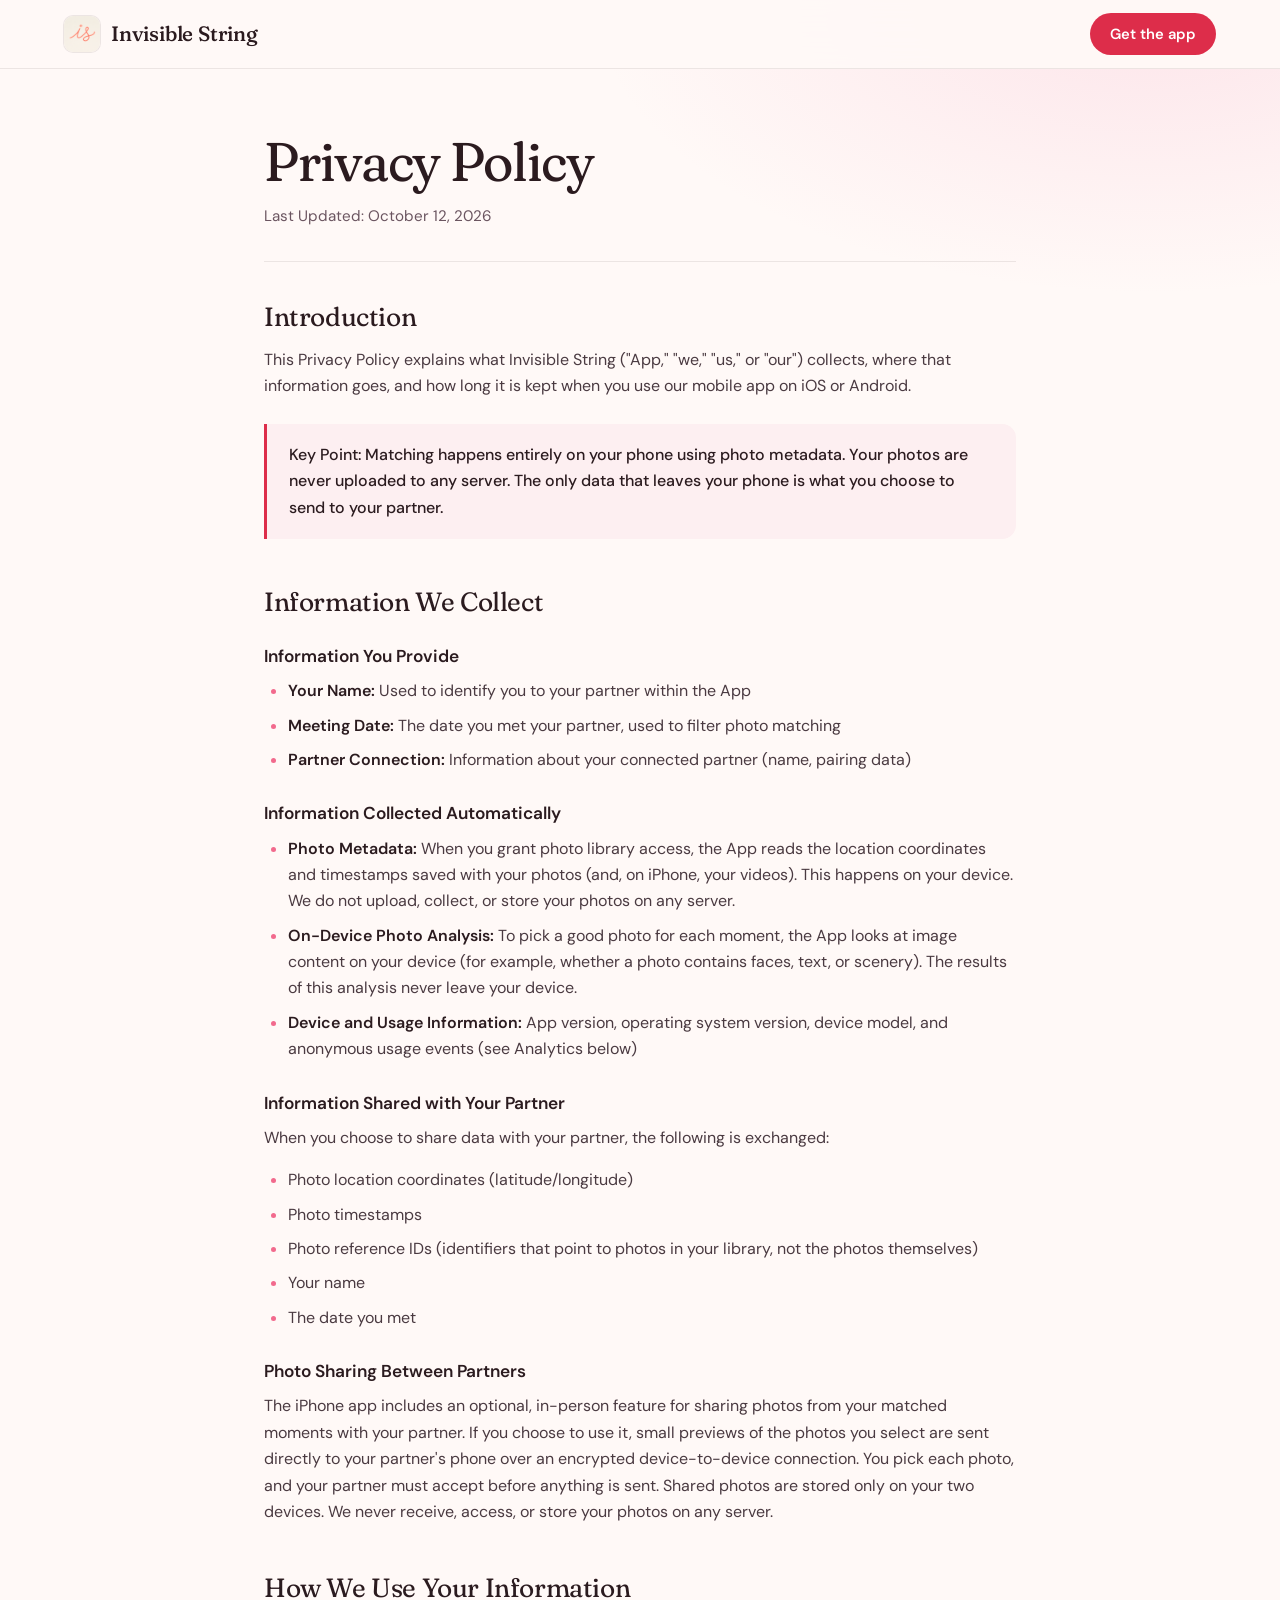
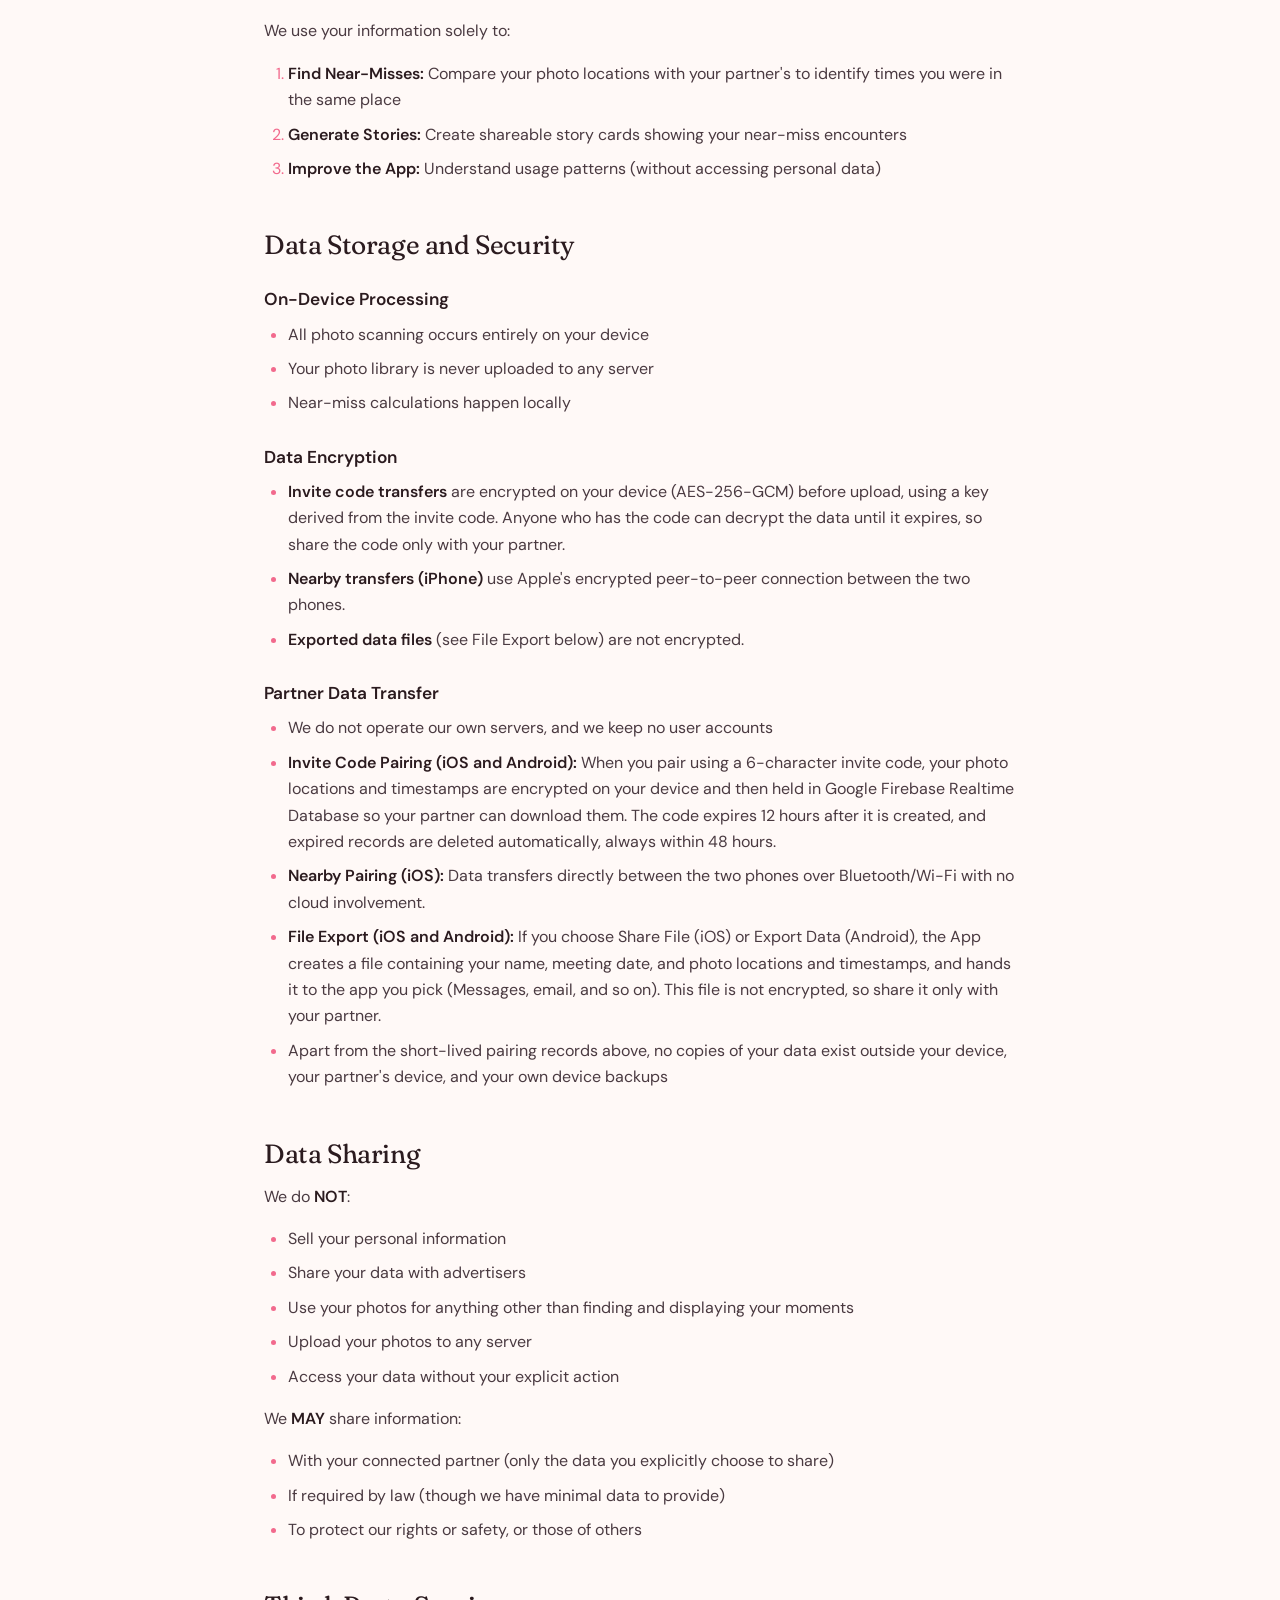
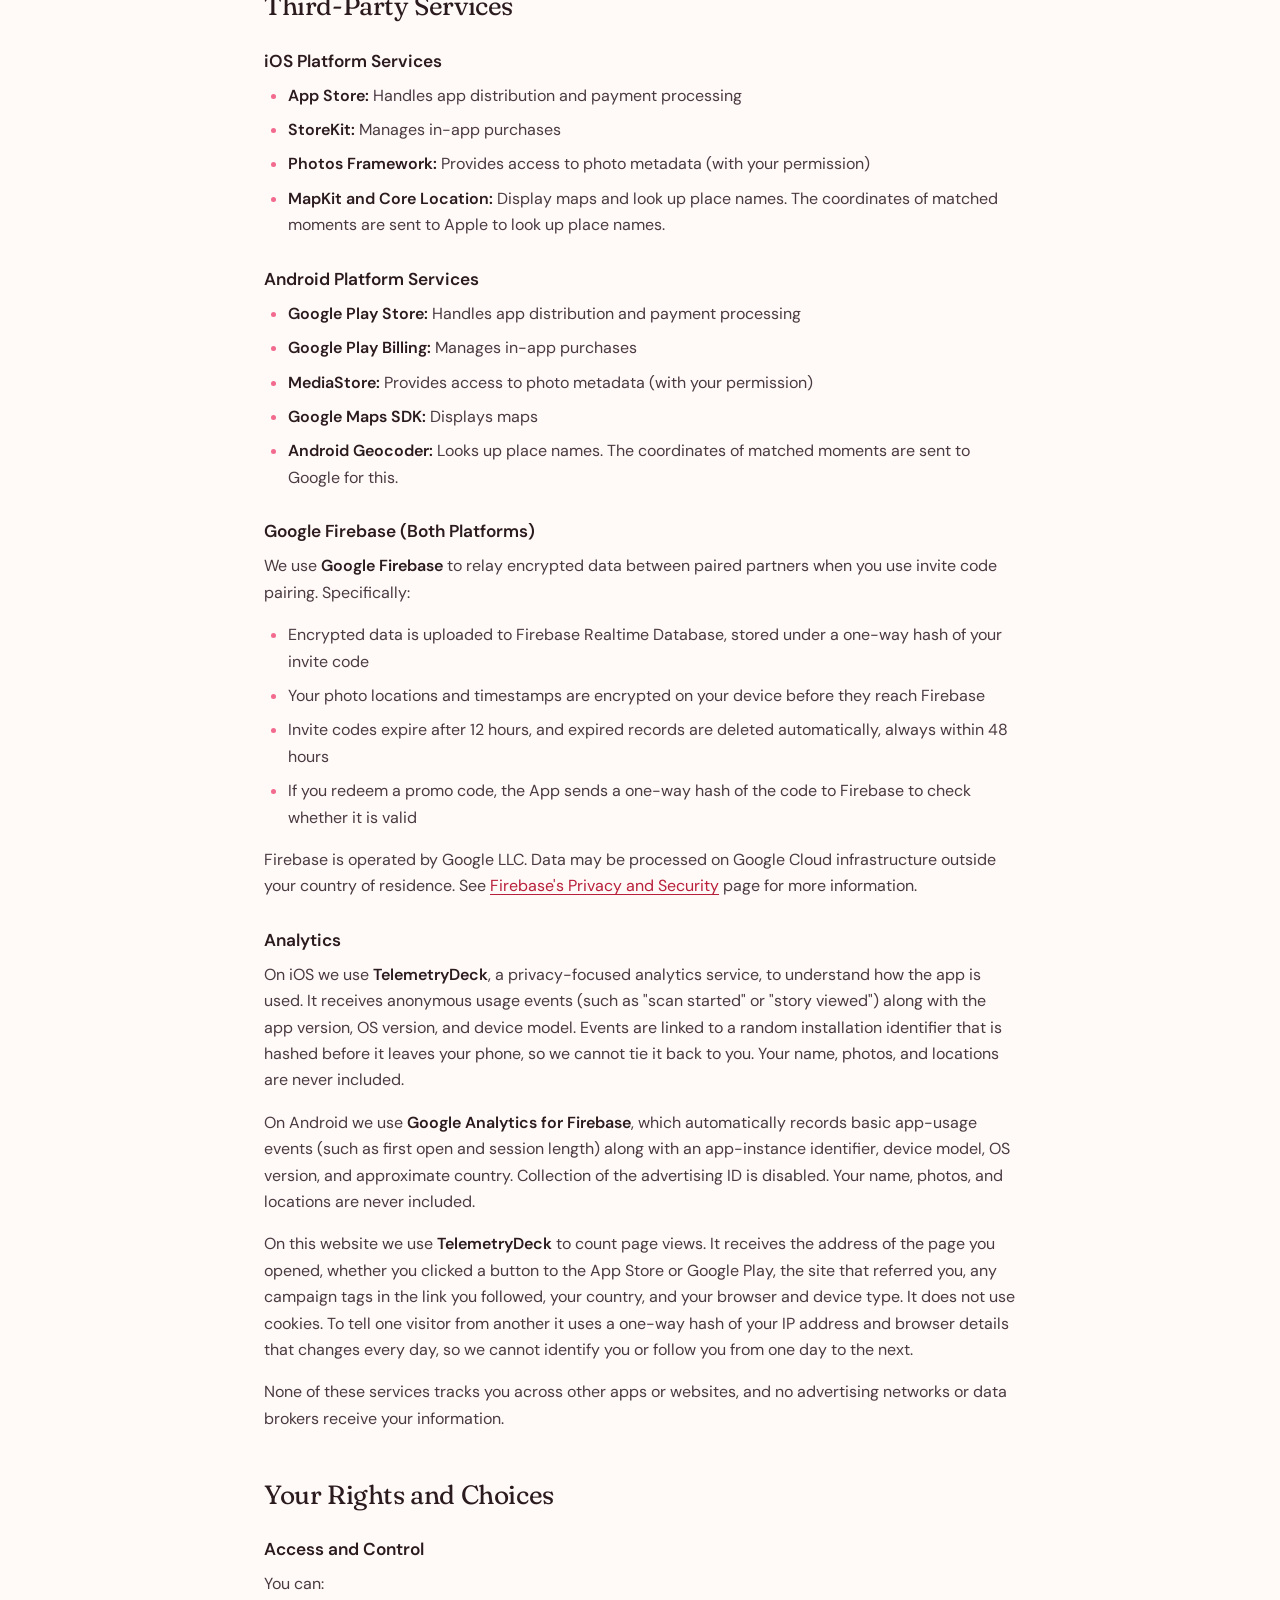
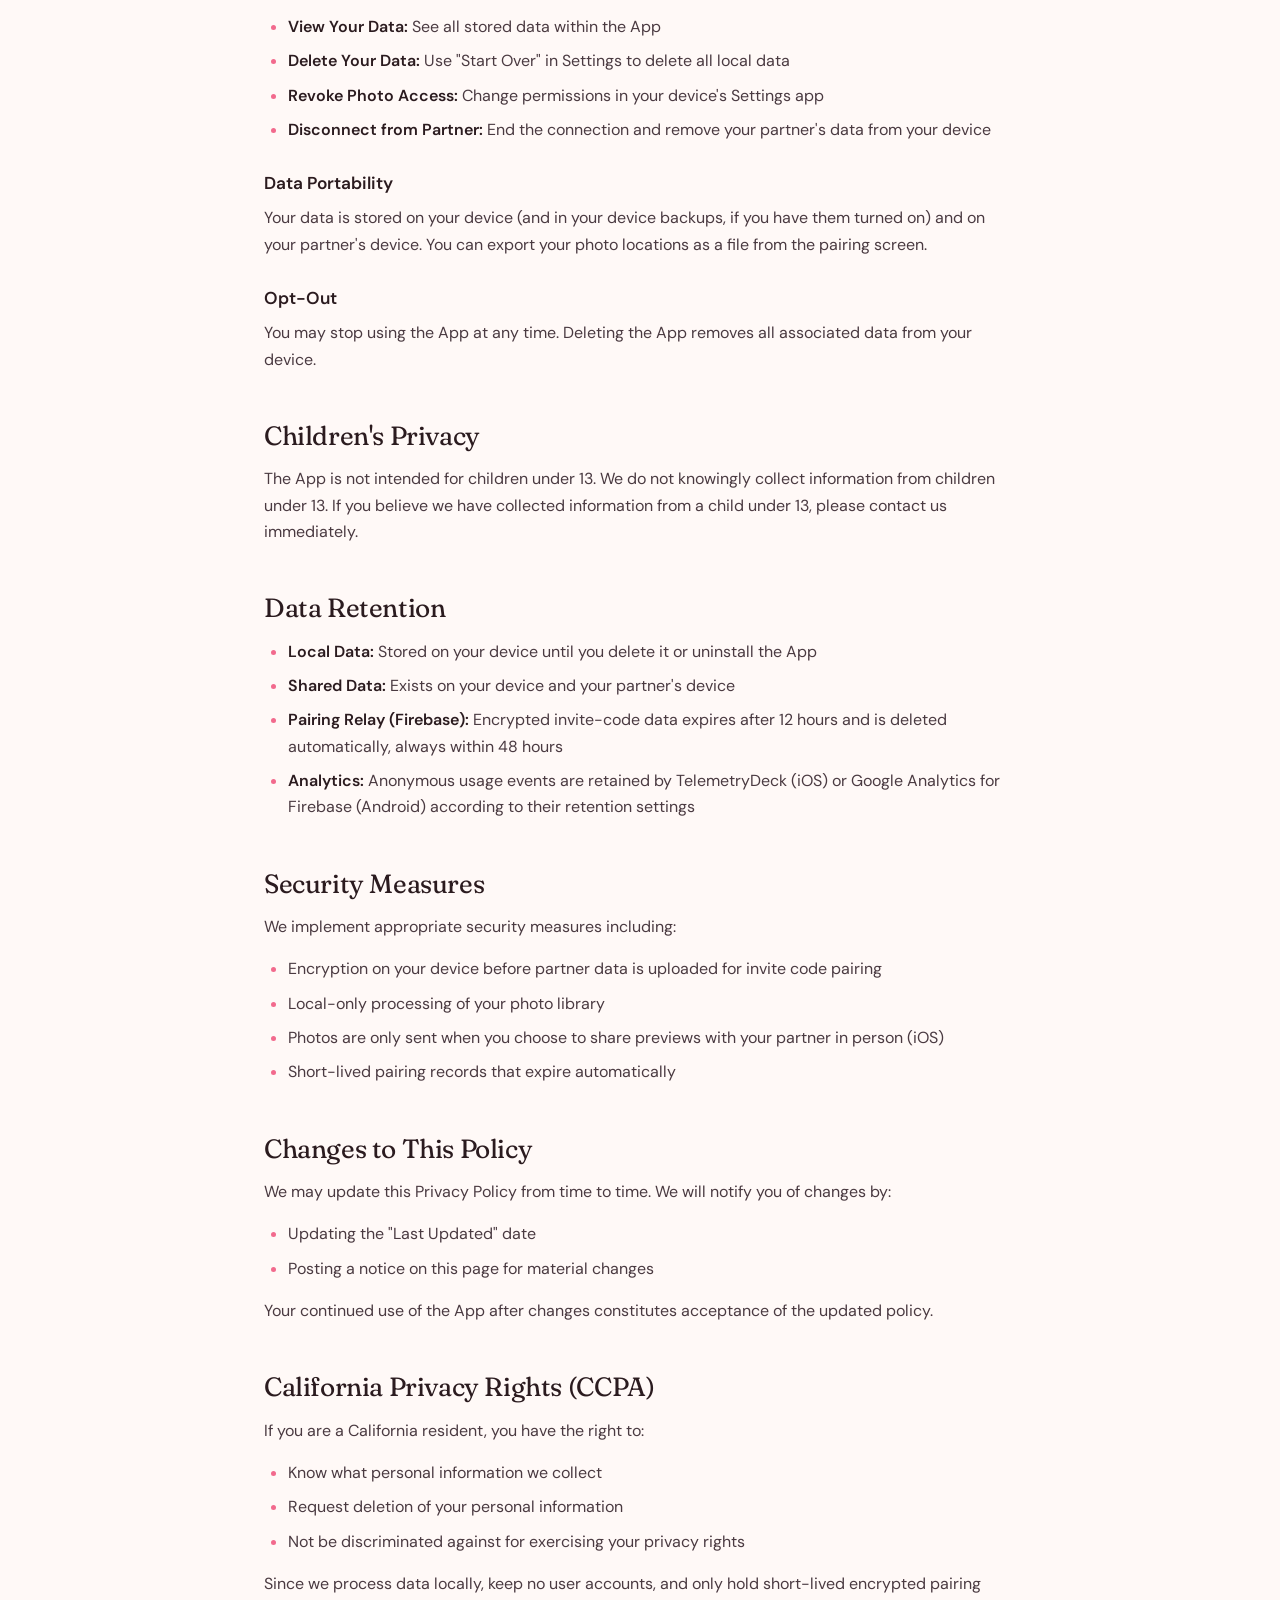
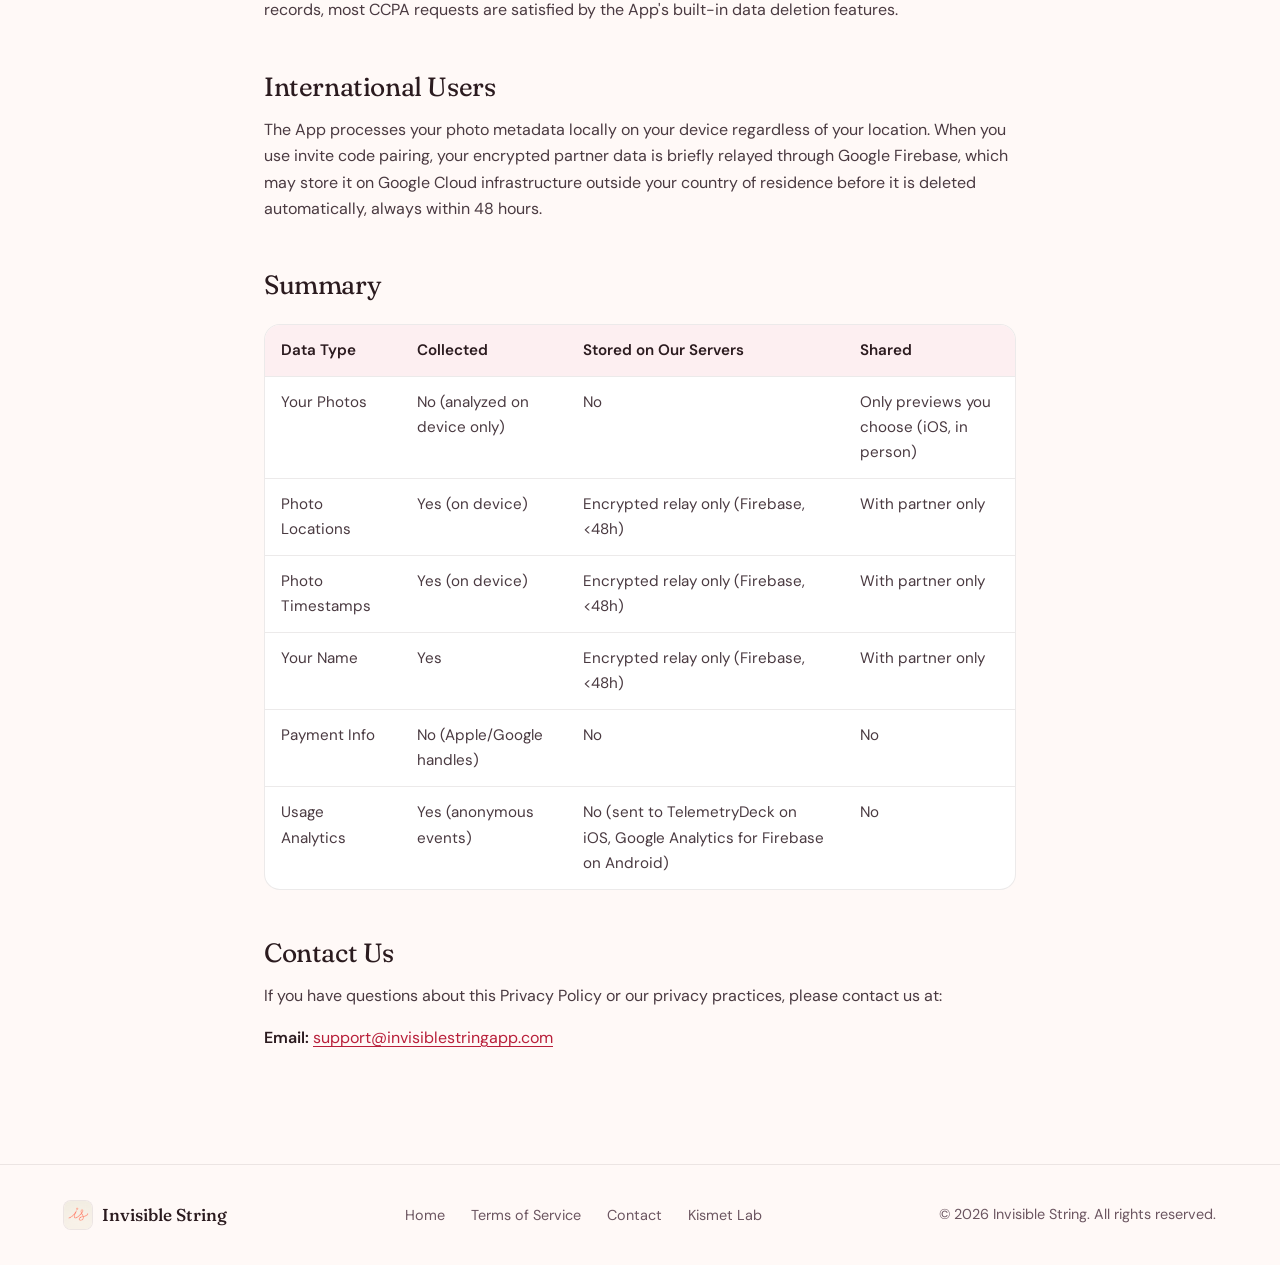
<file: privacy.html>
<!DOCTYPE html>
<html lang="en">
<head>
    <meta charset="UTF-8">
    <meta name="viewport" content="width=device-width, initial-scale=1.0">
    <title>Privacy Policy - Invisible String</title>
    <meta name="description" content="What Invisible String collects, where it goes, and how long it is kept.">
    <meta name="theme-color" content="#DD2D4A">
    <link rel="canonical" href="https://invisiblestringapp.com/privacy.html">
    <meta property="og:title" content="Privacy Policy - Invisible String">
    <meta property="og:description" content="What Invisible String collects, where it goes, and how long it is kept.">
    <meta property="og:type" content="website">
    <meta property="og:url" content="https://invisiblestringapp.com/privacy.html">
    <meta property="og:site_name" content="Invisible String">
    <meta property="og:image" content="https://invisiblestringapp.com/og-image.png">
    <link rel="icon" type="image/png" href="favicon.png">
    <link rel="apple-touch-icon" href="apple-touch-icon.png">
    <!-- Google Fonts -->
    <link rel="preconnect" href="https://fonts.googleapis.com">
    <link rel="preconnect" href="https://fonts.gstatic.com" crossorigin>
    <link href="https://fonts.googleapis.com/css2?family=Fraunces:ital,opsz,wght,SOFT@0,9..144,300..600,0..100;1,9..144,300..600,0..100&family=DM+Sans:ital,opsz,wght@0,9..40,400..700;1,9..40,400..700&display=swap" rel="stylesheet">

    <link rel="stylesheet" href="styles.css">
    <!-- Page view analytics (TelemetryDeck, no cookies) -->
    <script src="https://cdn.telemetrydeck.com/websdk/telemetrydeck.min.js" data-app-id="FE3F4589-1E31-4BCF-A4CA-4C0FED8EB4B2"></script>
</head>
<body>
    <header class="site-header scrolled">
        <div class="container">
            <nav>
                <a href="./" class="logo">
                    <img class="logo-icon" src="app-icon.png" alt="" width="36" height="36">
                    <span class="logo-text">Invisible String</span>
                </a>
                <a href="./#download" class="btn-pill">Get the app</a>
            </nav>
        </div>
    </header>

    <main class="legal-main">
        <div class="container">
            <h1>Privacy Policy</h1>
            <p class="last-updated">Last Updated: October 12, 2026</p>

            <div class="content">
                <h2>Introduction</h2>
                <p>This Privacy Policy explains what Invisible String ("App," "we," "us," or "our") collects, where that information goes, and how long it is kept when you use our mobile app on iOS or Android.</p>

                <div class="highlight-box">
                    <p>Key Point: Matching happens entirely on your phone using photo metadata. Your photos are never uploaded to any server. The only data that leaves your phone is what you choose to send to your partner.</p>
                </div>

                <h2>Information We Collect</h2>

                <h3>Information You Provide</h3>
                <ul>
                    <li><strong>Your Name:</strong> Used to identify you to your partner within the App</li>
                    <li><strong>Meeting Date:</strong> The date you met your partner, used to filter photo matching</li>
                    <li><strong>Partner Connection:</strong> Information about your connected partner (name, pairing data)</li>
                </ul>

                <h3>Information Collected Automatically</h3>
                <ul>
                    <li><strong>Photo Metadata:</strong> When you grant photo library access, the App reads the location coordinates and timestamps saved with your photos (and, on iPhone, your videos). This happens on your device. We do not upload, collect, or store your photos on any server.</li>
                    <li><strong>On-Device Photo Analysis:</strong> To pick a good photo for each moment, the App looks at image content on your device (for example, whether a photo contains faces, text, or scenery). The results of this analysis never leave your device.</li>
                    <li><strong>Device and Usage Information:</strong> App version, operating system version, device model, and anonymous usage events (see Analytics below)</li>
                </ul>

                <h3>Information Shared with Your Partner</h3>
                <p>When you choose to share data with your partner, the following is exchanged:</p>
                <ul>
                    <li>Photo location coordinates (latitude/longitude)</li>
                    <li>Photo timestamps</li>
                    <li>Photo reference IDs (identifiers that point to photos in your library, not the photos themselves)</li>
                    <li>Your name</li>
                    <li>The date you met</li>
                </ul>

                <h3>Photo Sharing Between Partners</h3>
                <p>The iPhone app includes an optional, in-person feature for sharing photos from your matched moments with your partner. If you choose to use it, small previews of the photos you select are sent directly to your partner's phone over an encrypted device-to-device connection. You pick each photo, and your partner must accept before anything is sent. Shared photos are stored only on your two devices. We never receive, access, or store your photos on any server.</p>

                <h2>How We Use Your Information</h2>
                <p>We use your information solely to:</p>
                <ol>
                    <li><strong>Find Near-Misses:</strong> Compare your photo locations with your partner's to identify times you were in the same place</li>
                    <li><strong>Generate Stories:</strong> Create shareable story cards showing your near-miss encounters</li>
                    <li><strong>Improve the App:</strong> Understand usage patterns (without accessing personal data)</li>
                </ol>

                <h2>Data Storage and Security</h2>

                <h3>On-Device Processing</h3>
                <ul>
                    <li>All photo scanning occurs entirely on your device</li>
                    <li>Your photo library is never uploaded to any server</li>
                    <li>Near-miss calculations happen locally</li>
                </ul>

                <h3>Data Encryption</h3>
                <ul>
                    <li><strong>Invite code transfers</strong> are encrypted on your device (AES-256-GCM) before upload, using a key derived from the invite code. Anyone who has the code can decrypt the data until it expires, so share the code only with your partner.</li>
                    <li><strong>Nearby transfers (iPhone)</strong> use Apple's encrypted peer-to-peer connection between the two phones.</li>
                    <li><strong>Exported data files</strong> (see File Export below) are not encrypted.</li>
                </ul>

                <h3>Partner Data Transfer</h3>
                <ul>
                    <li>We do not operate our own servers, and we keep no user accounts</li>
                    <li><strong>Invite Code Pairing (iOS and Android):</strong> When you pair using a 6-character invite code, your photo locations and timestamps are encrypted on your device and then held in Google Firebase Realtime Database so your partner can download them. The code expires 12 hours after it is created, and expired records are deleted automatically, always within 48 hours.</li>
                    <li><strong>Nearby Pairing (iOS):</strong> Data transfers directly between the two phones over Bluetooth/Wi-Fi with no cloud involvement.</li>
                    <li><strong>File Export (iOS and Android):</strong> If you choose Share File (iOS) or Export Data (Android), the App creates a file containing your name, meeting date, and photo locations and timestamps, and hands it to the app you pick (Messages, email, and so on). This file is not encrypted, so share it only with your partner.</li>
                    <li>Apart from the short-lived pairing records above, no copies of your data exist outside your device, your partner's device, and your own device backups</li>
                </ul>

                <h2>Data Sharing</h2>
                <p>We do <strong>NOT</strong>:</p>
                <ul>
                    <li>Sell your personal information</li>
                    <li>Share your data with advertisers</li>
                    <li>Use your photos for anything other than finding and displaying your moments</li>
                    <li>Upload your photos to any server</li>
                    <li>Access your data without your explicit action</li>
                </ul>

                <p>We <strong>MAY</strong> share information:</p>
                <ul>
                    <li>With your connected partner (only the data you explicitly choose to share)</li>
                    <li>If required by law (though we have minimal data to provide)</li>
                    <li>To protect our rights or safety, or those of others</li>
                </ul>

                <h2>Third-Party Services</h2>

                <h3>iOS Platform Services</h3>
                <ul>
                    <li><strong>App Store:</strong> Handles app distribution and payment processing</li>
                    <li><strong>StoreKit:</strong> Manages in-app purchases</li>
                    <li><strong>Photos Framework:</strong> Provides access to photo metadata (with your permission)</li>
                    <li><strong>MapKit and Core Location:</strong> Display maps and look up place names. The coordinates of matched moments are sent to Apple to look up place names.</li>
                </ul>

                <h3>Android Platform Services</h3>
                <ul>
                    <li><strong>Google Play Store:</strong> Handles app distribution and payment processing</li>
                    <li><strong>Google Play Billing:</strong> Manages in-app purchases</li>
                    <li><strong>MediaStore:</strong> Provides access to photo metadata (with your permission)</li>
                    <li><strong>Google Maps SDK:</strong> Displays maps</li>
                    <li><strong>Android Geocoder:</strong> Looks up place names. The coordinates of matched moments are sent to Google for this.</li>
                </ul>

                <h3>Google Firebase (Both Platforms)</h3>
                <p>We use <strong>Google Firebase</strong> to relay encrypted data between paired partners when you use invite code pairing. Specifically:</p>
                <ul>
                    <li>Encrypted data is uploaded to Firebase Realtime Database, stored under a one-way hash of your invite code</li>
                    <li>Your photo locations and timestamps are encrypted on your device before they reach Firebase</li>
                    <li>Invite codes expire after 12 hours, and expired records are deleted automatically, always within 48 hours</li>
                    <li>If you redeem a promo code, the App sends a one-way hash of the code to Firebase to check whether it is valid</li>
                </ul>
                <p>Firebase is operated by Google LLC. Data may be processed on Google Cloud infrastructure outside your country of residence. See <a href="https://firebase.google.com/support/privacy" target="_blank" rel="noopener">Firebase's Privacy and Security</a> page for more information.</p>

                <h3>Analytics</h3>
                <p>On iOS we use <strong>TelemetryDeck</strong>, a privacy-focused analytics service, to understand how the app is used. It receives anonymous usage events (such as "scan started" or "story viewed") along with the app version, OS version, and device model. Events are linked to a random installation identifier that is hashed before it leaves your phone, so we cannot tie it back to you. Your name, photos, and locations are never included.</p>
                <p>On Android we use <strong>Google Analytics for Firebase</strong>, which automatically records basic app-usage events (such as first open and session length) along with an app-instance identifier, device model, OS version, and approximate country. Collection of the advertising ID is disabled. Your name, photos, and locations are never included.</p>
                <p>On this website we use <strong>TelemetryDeck</strong> to count page views. It receives the address of the page you opened, whether you clicked a button to the App Store or Google Play, the site that referred you, any campaign tags in the link you followed, your country, and your browser and device type. It does not use cookies. To tell one visitor from another it uses a one-way hash of your IP address and browser details that changes every day, so we cannot identify you or follow you from one day to the next.</p>
                <p>None of these services tracks you across other apps or websites, and no advertising networks or data brokers receive your information.</p>

                <h2>Your Rights and Choices</h2>

                <h3>Access and Control</h3>
                <p>You can:</p>
                <ul>
                    <li><strong>View Your Data:</strong> See all stored data within the App</li>
                    <li><strong>Delete Your Data:</strong> Use "Start Over" in Settings to delete all local data</li>
                    <li><strong>Revoke Photo Access:</strong> Change permissions in your device's Settings app</li>
                    <li><strong>Disconnect from Partner:</strong> End the connection and remove your partner's data from your device</li>
                </ul>

                <h3>Data Portability</h3>
                <p>Your data is stored on your device (and in your device backups, if you have them turned on) and on your partner's device. You can export your photo locations as a file from the pairing screen.</p>

                <h3>Opt-Out</h3>
                <p>You may stop using the App at any time. Deleting the App removes all associated data from your device.</p>

                <h2>Children's Privacy</h2>
                <p>The App is not intended for children under 13. We do not knowingly collect information from children under 13. If you believe we have collected information from a child under 13, please contact us immediately.</p>

                <h2>Data Retention</h2>
                <ul>
                    <li><strong>Local Data:</strong> Stored on your device until you delete it or uninstall the App</li>
                    <li><strong>Shared Data:</strong> Exists on your device and your partner's device</li>
                    <li><strong>Pairing Relay (Firebase):</strong> Encrypted invite-code data expires after 12 hours and is deleted automatically, always within 48 hours</li>
                    <li><strong>Analytics:</strong> Anonymous usage events are retained by TelemetryDeck (iOS) or Google Analytics for Firebase (Android) according to their retention settings</li>
                </ul>

                <h2>Security Measures</h2>
                <p>We implement appropriate security measures including:</p>
                <ul>
                    <li>Encryption on your device before partner data is uploaded for invite code pairing</li>
                    <li>Local-only processing of your photo library</li>
                    <li>Photos are only sent when you choose to share previews with your partner in person (iOS)</li>
                    <li>Short-lived pairing records that expire automatically</li>
                </ul>

                <h2>Changes to This Policy</h2>
                <p>We may update this Privacy Policy from time to time. We will notify you of changes by:</p>
                <ul>
                    <li>Updating the "Last Updated" date</li>
                    <li>Posting a notice on this page for material changes</li>
                </ul>
                <p>Your continued use of the App after changes constitutes acceptance of the updated policy.</p>

                <h2>California Privacy Rights (CCPA)</h2>
                <p>If you are a California resident, you have the right to:</p>
                <ul>
                    <li>Know what personal information we collect</li>
                    <li>Request deletion of your personal information</li>
                    <li>Not be discriminated against for exercising your privacy rights</li>
                </ul>
                <p>Since we process data locally, keep no user accounts, and only hold short-lived encrypted pairing records, most CCPA requests are satisfied by the App's built-in data deletion features.</p>

                <h2>International Users</h2>
                <p>The App processes your photo metadata locally on your device regardless of your location. When you use invite code pairing, your encrypted partner data is briefly relayed through Google Firebase, which may store it on Google Cloud infrastructure outside your country of residence before it is deleted automatically, always within 48 hours.</p>

                <h2>Summary</h2>
                <div class="table-scroll">
                <table>
                    <thead>
                        <tr>
                            <th>Data Type</th>
                            <th>Collected</th>
                            <th>Stored on Our Servers</th>
                            <th>Shared</th>
                        </tr>
                    </thead>
                    <tbody>
                        <tr>
                            <td>Your Photos</td>
                            <td>No (analyzed on device only)</td>
                            <td>No</td>
                            <td>Only previews you choose (iOS, in person)</td>
                        </tr>
                        <tr>
                            <td>Photo Locations</td>
                            <td>Yes (on device)</td>
                            <td>Encrypted relay only (Firebase, &lt;48h)</td>
                            <td>With partner only</td>
                        </tr>
                        <tr>
                            <td>Photo Timestamps</td>
                            <td>Yes (on device)</td>
                            <td>Encrypted relay only (Firebase, &lt;48h)</td>
                            <td>With partner only</td>
                        </tr>
                        <tr>
                            <td>Your Name</td>
                            <td>Yes</td>
                            <td>Encrypted relay only (Firebase, &lt;48h)</td>
                            <td>With partner only</td>
                        </tr>
                        <tr>
                            <td>Payment Info</td>
                            <td>No (Apple/Google handles)</td>
                            <td>No</td>
                            <td>No</td>
                        </tr>
                        <tr>
                            <td>Usage Analytics</td>
                            <td>Yes (anonymous events)</td>
                            <td>No (sent to TelemetryDeck on iOS, Google Analytics for Firebase on Android)</td>
                            <td>No</td>
                        </tr>
                    </tbody>
                </table>
                </div>

                <h2>Contact Us</h2>
                <p>If you have questions about this Privacy Policy or our privacy practices, please contact us at:</p>
                <p><strong>Email:</strong> <a href="mailto:support@invisiblestringapp.com">support@invisiblestringapp.com</a></p>
            </div>
        </div>
    </main>

    <footer class="site-footer">
        <div class="container">
            <div class="footer-content">
                <a href="./" class="footer-brand">
                    <img src="app-icon.png" alt="" width="28" height="28">
                    <span>Invisible String</span>
                </a>
                <ul class="footer-links">
                    <li><a href="./">Home</a></li>
                    <li><a href="terms.html">Terms of Service</a></li>
                    <li><a href="mailto:support@invisiblestringapp.com">Contact</a></li>
                    <li><a href="https://kismetlab.io/" target="_blank" rel="noopener">Kismet Lab</a></li>
                </ul>
                <p class="copyright">&copy; 2026 Invisible String. All rights reserved.</p>
            </div>
        </div>
    </footer>
</body>
</html>
</file>
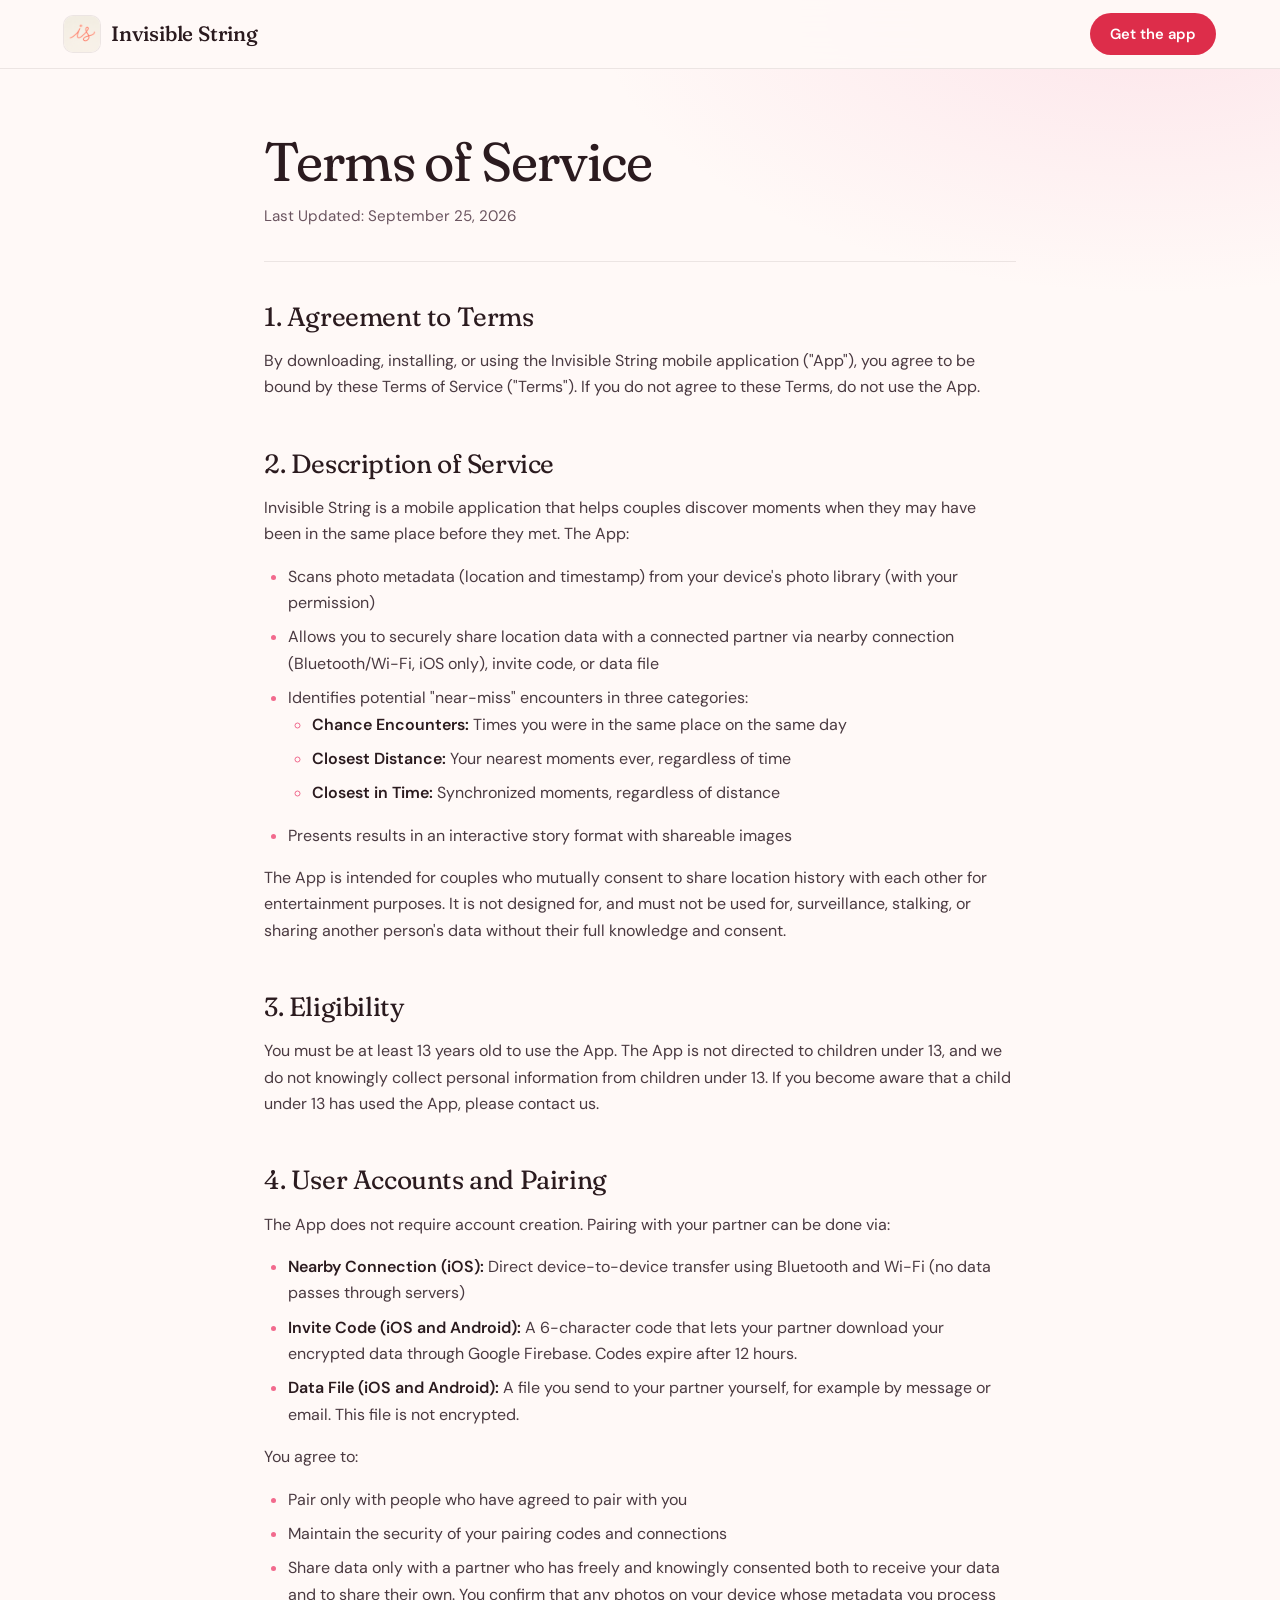
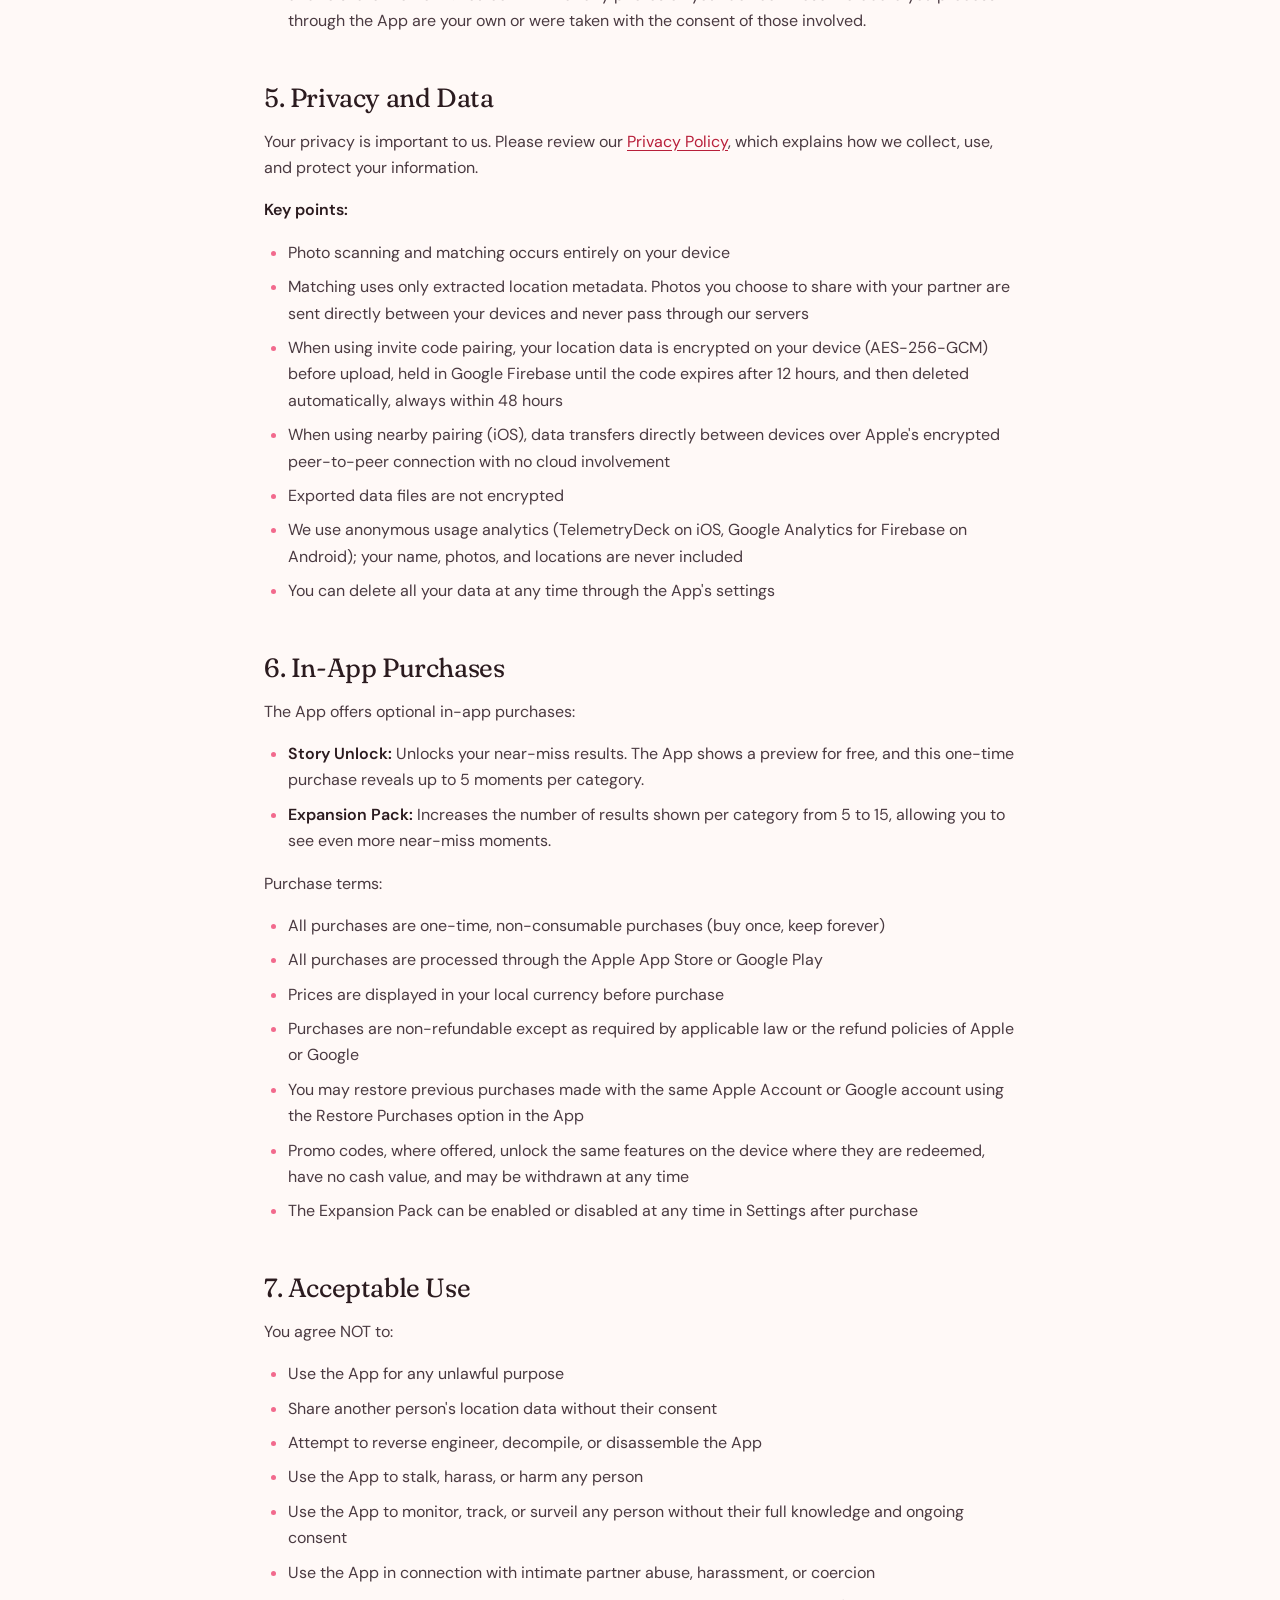
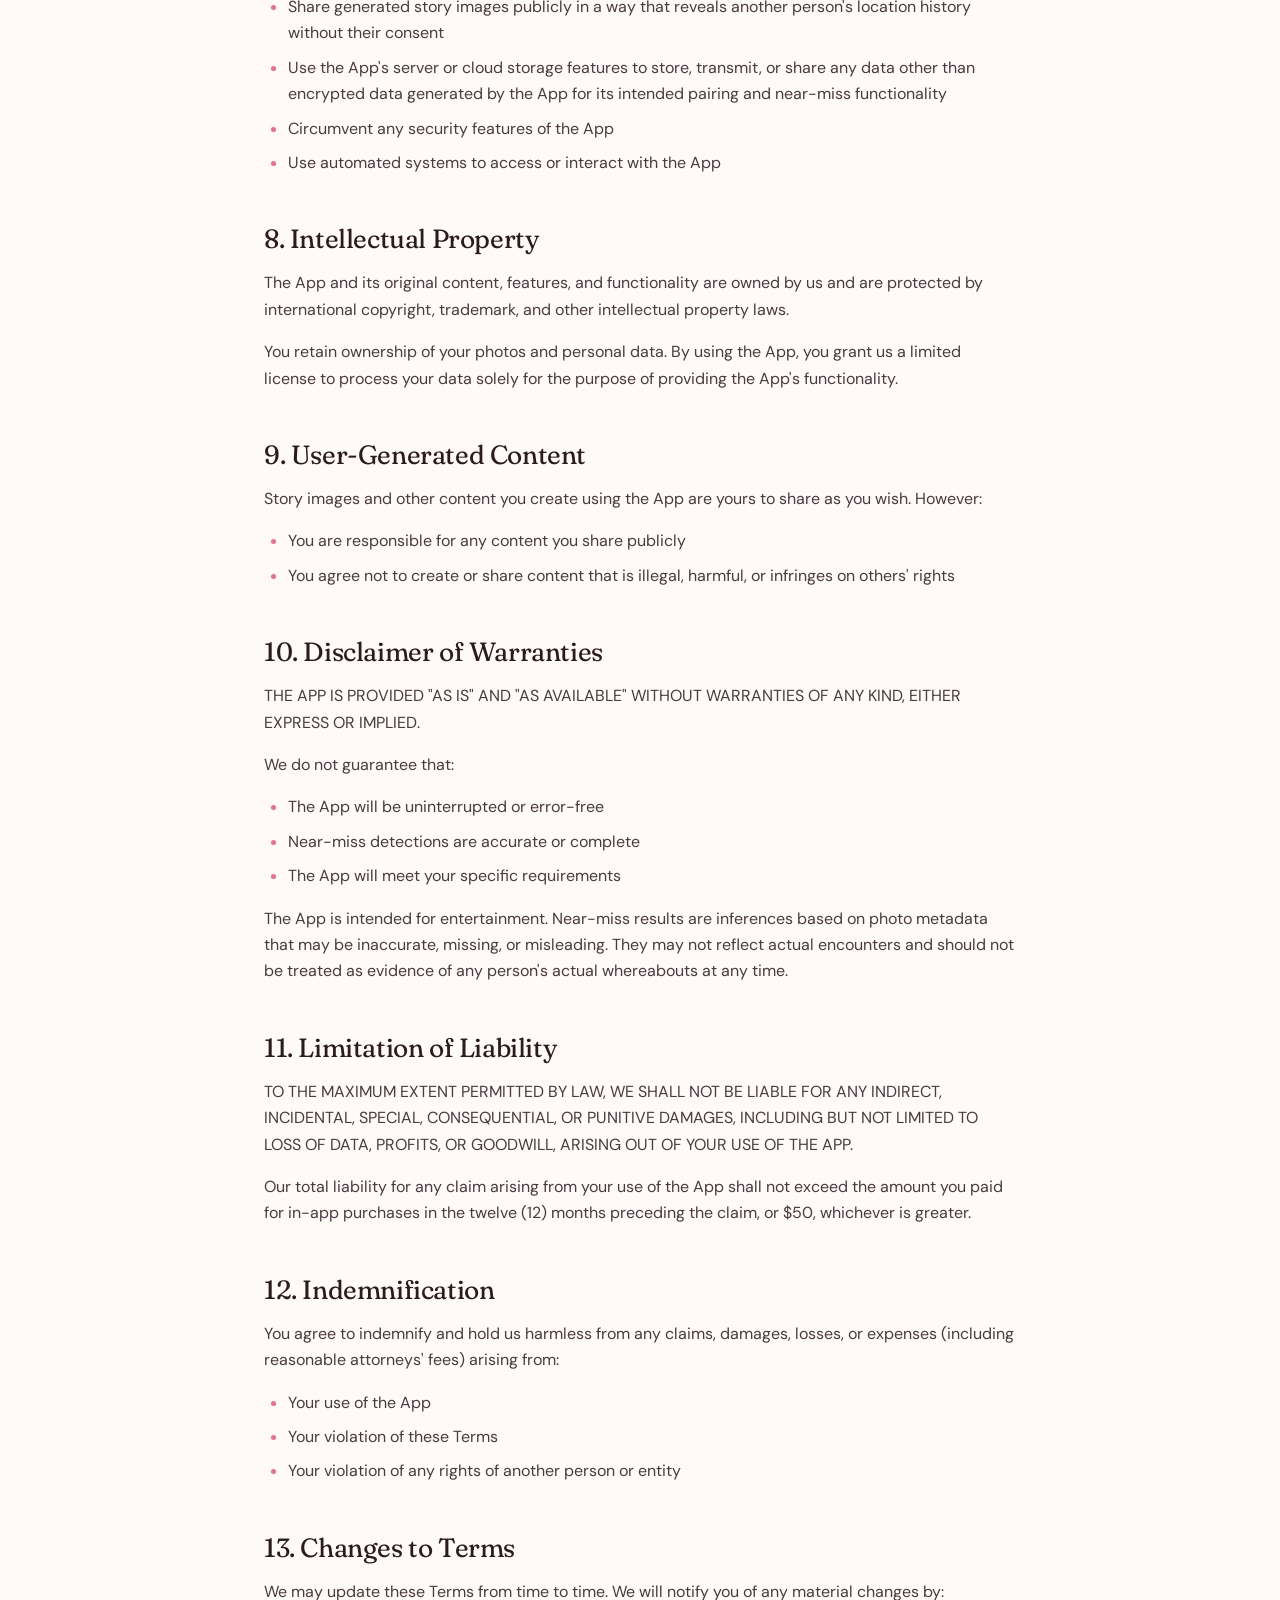
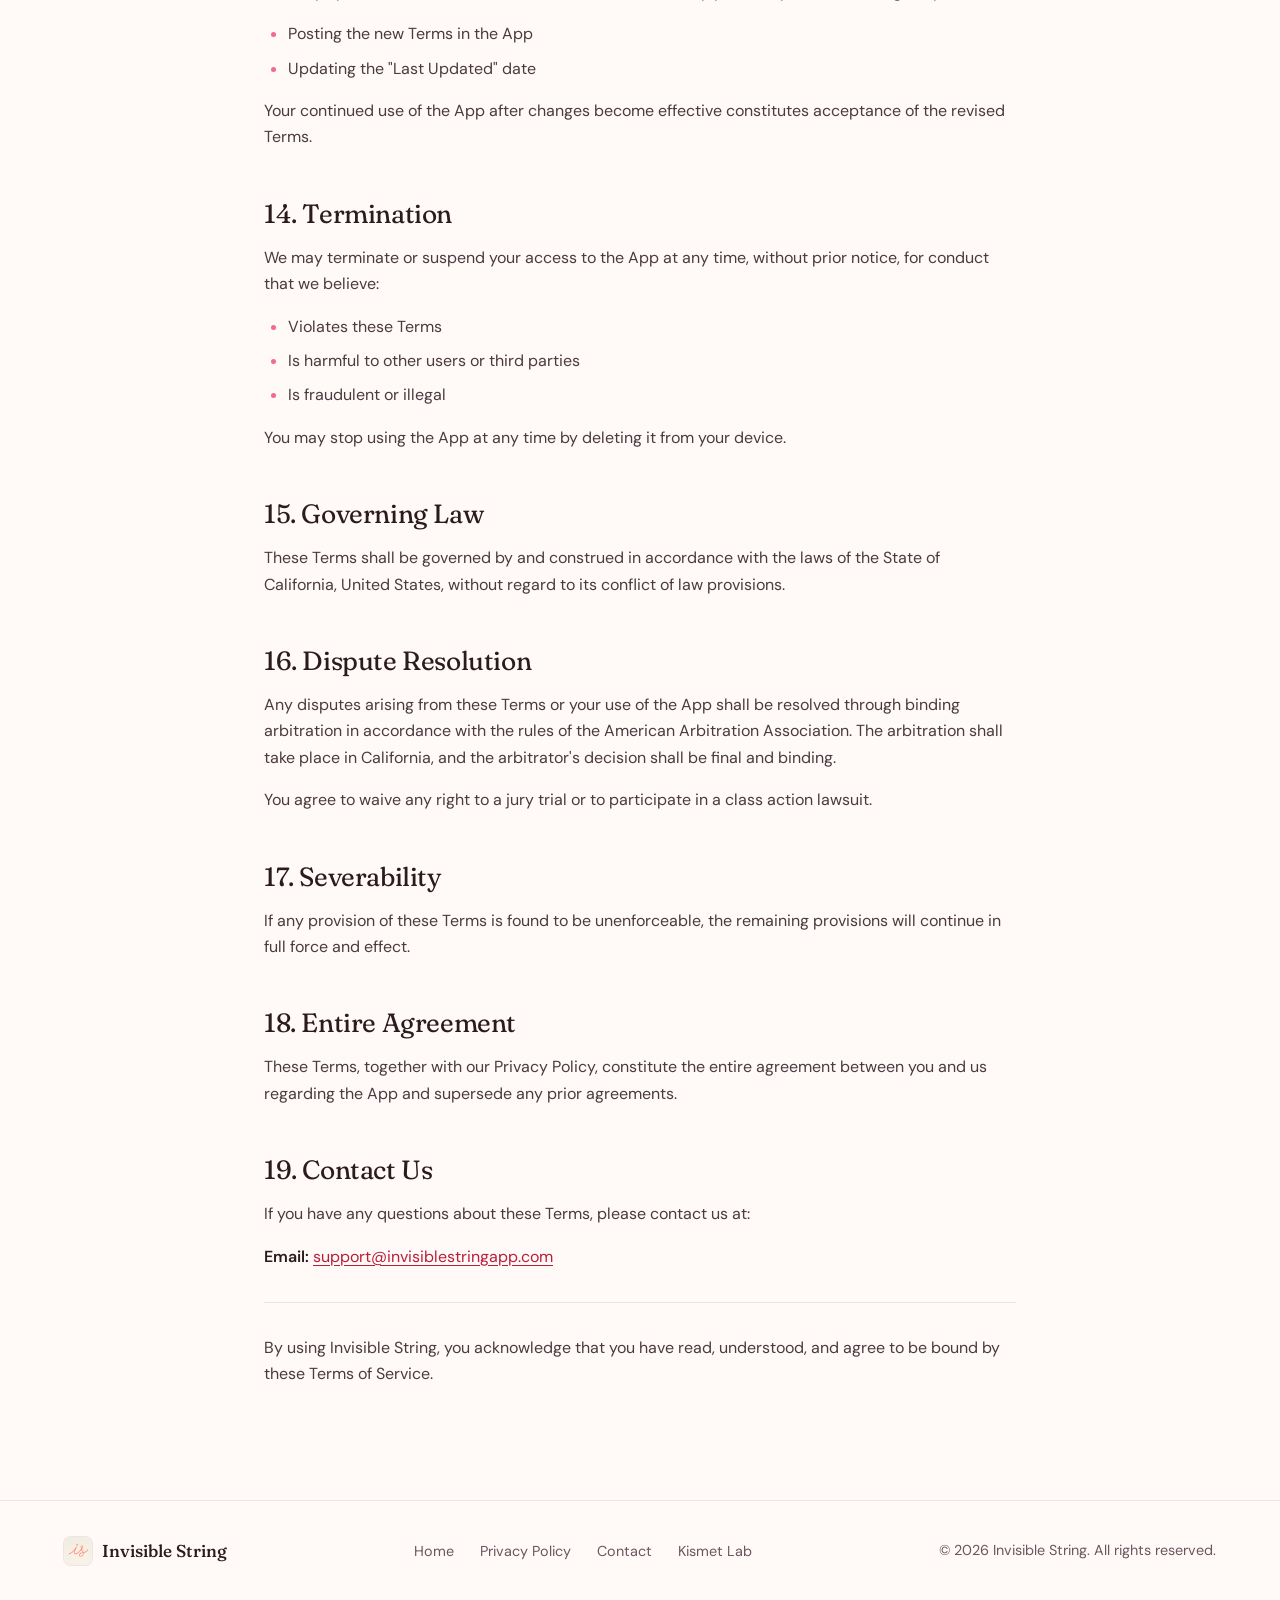
<file: terms.html>
<!DOCTYPE html>
<html lang="en">
<head>
    <meta charset="UTF-8">
    <meta name="viewport" content="width=device-width, initial-scale=1.0">
    <title>Terms of Service - Invisible String</title>
    <meta name="description" content="The terms that apply when you use the Invisible String app on iOS or Android.">
    <meta name="theme-color" content="#DD2D4A">
    <link rel="canonical" href="https://invisiblestringapp.com/terms.html">
    <meta property="og:title" content="Terms of Service - Invisible String">
    <meta property="og:description" content="The terms that apply when you use the Invisible String app on iOS or Android.">
    <meta property="og:type" content="website">
    <meta property="og:url" content="https://invisiblestringapp.com/terms.html">
    <meta property="og:site_name" content="Invisible String">
    <meta property="og:image" content="https://invisiblestringapp.com/og-image.png">
    <link rel="icon" type="image/png" href="favicon.png">
    <link rel="apple-touch-icon" href="apple-touch-icon.png">
    <!-- Google Fonts -->
    <link rel="preconnect" href="https://fonts.googleapis.com">
    <link rel="preconnect" href="https://fonts.gstatic.com" crossorigin>
    <link href="https://fonts.googleapis.com/css2?family=Fraunces:ital,opsz,wght,SOFT@0,9..144,300..600,0..100;1,9..144,300..600,0..100&family=DM+Sans:ital,opsz,wght@0,9..40,400..700;1,9..40,400..700&display=swap" rel="stylesheet">

    <link rel="stylesheet" href="styles.css">
    <!-- Page view analytics (TelemetryDeck, no cookies) -->
    <script src="https://cdn.telemetrydeck.com/websdk/telemetrydeck.min.js" data-app-id="FE3F4589-1E31-4BCF-A4CA-4C0FED8EB4B2"></script>
</head>
<body>
    <header class="site-header scrolled">
        <div class="container">
            <nav>
                <a href="./" class="logo">
                    <img class="logo-icon" src="app-icon.png" alt="" width="36" height="36">
                    <span class="logo-text">Invisible String</span>
                </a>
                <a href="./#download" class="btn-pill">Get the app</a>
            </nav>
        </div>
    </header>

    <main class="legal-main">
        <div class="container">
            <h1>Terms of Service</h1>
            <p class="last-updated">Last Updated: September 25, 2026</p>

            <div class="content">
                <h2 id="agreement-to-terms">1. Agreement to Terms<a class="anchor" href="#agreement-to-terms" aria-label="Link to section: Agreement to Terms">#</a></h2>
                <p>By downloading, installing, or using the Invisible String mobile application ("App"), you agree to be bound by these Terms of Service ("Terms"). If you do not agree to these Terms, do not use the App.</p>

                <h2 id="description-of-service">2. Description of Service<a class="anchor" href="#description-of-service" aria-label="Link to section: Description of Service">#</a></h2>
                <p>Invisible String is a mobile application that helps couples discover moments when they may have been in the same place before they met. The App:</p>
                <ul>
                    <li>Scans photo metadata (location and timestamp) from your device's photo library (with your permission)</li>
                    <li>Allows you to securely share location data with a connected partner via nearby connection (Bluetooth/Wi-Fi, iOS only), invite code, or data file</li>
                    <li>Identifies potential "near-miss" encounters in three categories:
                        <ul>
                            <li><strong>Chance Encounters:</strong> Times you were in the same place on the same day</li>
                            <li><strong>Closest Distance:</strong> Your nearest moments ever, regardless of time</li>
                            <li><strong>Closest in Time:</strong> Synchronized moments, regardless of distance</li>
                        </ul>
                    </li>
                    <li>Presents results in an interactive story format with shareable images</li>
                </ul>
                <p>The App is intended for couples who mutually consent to share location history with each other for entertainment purposes. It is not designed for, and must not be used for, surveillance, stalking, or sharing another person's data without their full knowledge and consent.</p>

                <h2 id="eligibility">3. Eligibility<a class="anchor" href="#eligibility" aria-label="Link to section: Eligibility">#</a></h2>
                <p>You must be at least 13 years old to use the App. The App is not directed to children under 13, and we do not knowingly collect personal information from children under 13. If you become aware that a child under 13 has used the App, please contact us.</p>

                <h2 id="user-accounts-and-pairing">4. User Accounts and Pairing<a class="anchor" href="#user-accounts-and-pairing" aria-label="Link to section: User Accounts and Pairing">#</a></h2>
                <p>The App does not require account creation. Pairing with your partner can be done via:</p>
                <ul>
                    <li><strong>Nearby Connection (iOS):</strong> Direct device-to-device transfer using Bluetooth and Wi-Fi (no data passes through servers)</li>
                    <li><strong>Invite Code (iOS and Android):</strong> A 6-character code that lets your partner download your encrypted data through Google Firebase. Codes expire after 12 hours.</li>
                    <li><strong>Data File (iOS and Android):</strong> A file you send to your partner yourself, for example by message or email. This file is not encrypted.</li>
                </ul>
                <p>You agree to:</p>
                <ul>
                    <li>Pair only with people who have agreed to pair with you</li>
                    <li>Maintain the security of your pairing codes and connections</li>
                    <li>Share data only with a partner who has freely and knowingly consented both to receive your data and to share their own. You confirm that any photos on your device whose metadata you process through the App are your own or were taken with the consent of those involved.</li>
                </ul>

                <h2 id="privacy-and-data">5. Privacy and Data<a class="anchor" href="#privacy-and-data" aria-label="Link to section: Privacy and Data">#</a></h2>
                <p>Your privacy is important to us. Please review our <a href="privacy.html">Privacy Policy</a>, which explains how we collect, use, and protect your information.</p>
                <p><strong>Key points:</strong></p>
                <ul>
                    <li>Photo scanning and matching occurs entirely on your device</li>
                    <li>Matching uses only extracted location metadata. Photos you choose to share with your partner are sent directly between your devices and never pass through our servers</li>
                    <li>When using invite code pairing, your location data is encrypted on your device (AES-256-GCM) before upload, held in Google Firebase until the code expires after 12 hours, and then deleted automatically, always within 48 hours</li>
                    <li>When using nearby pairing (iOS), data transfers directly between devices over Apple's encrypted peer-to-peer connection with no cloud involvement</li>
                    <li>Exported data files are not encrypted</li>
                    <li>We use anonymous usage analytics (TelemetryDeck on iOS, Google Analytics for Firebase on Android); your name, photos, and locations are never included</li>
                    <li>You can delete all your data at any time through the App's settings</li>
                </ul>

                <h2 id="in-app-purchases">6. In-App Purchases<a class="anchor" href="#in-app-purchases" aria-label="Link to section: In-App Purchases">#</a></h2>
                <p>The App offers optional in-app purchases:</p>
                <ul>
                    <li><strong>Story Unlock:</strong> Unlocks your near-miss results. The App shows a preview for free, and this one-time purchase reveals up to 5 moments per category.</li>
                    <li><strong>Expansion Pack:</strong> Increases the number of results shown per category from 5 to 15, allowing you to see even more near-miss moments.</li>
                </ul>
                <p>Purchase terms:</p>
                <ul>
                    <li>All purchases are one-time, non-consumable purchases (buy once, keep forever)</li>
                    <li>All purchases are processed through the Apple App Store or Google Play</li>
                    <li>Prices are displayed in your local currency before purchase</li>
                    <li>Purchases are non-refundable except as required by applicable law or the refund policies of Apple or Google</li>
                    <li>You may restore previous purchases made with the same Apple Account or Google account using the Restore Purchases option in the App</li>
                    <li>Promo codes, where offered, unlock the same features on the device where they are redeemed, have no cash value, and may be withdrawn at any time</li>
                    <li>The Expansion Pack can be enabled or disabled at any time in Settings after purchase</li>
                </ul>

                <h2 id="acceptable-use">7. Acceptable Use<a class="anchor" href="#acceptable-use" aria-label="Link to section: Acceptable Use">#</a></h2>
                <p>You agree NOT to:</p>
                <ul>
                    <li>Use the App for any unlawful purpose</li>
                    <li>Share another person's location data without their consent</li>
                    <li>Attempt to reverse engineer, decompile, or disassemble the App</li>
                    <li>Use the App to stalk, harass, or harm any person</li>
                    <li>Use the App to monitor, track, or surveil any person without their full knowledge and ongoing consent</li>
                    <li>Use the App in connection with intimate partner abuse, harassment, or coercion</li>
                    <li>Share generated story images publicly in a way that reveals another person's location history without their consent</li>
                    <li>Use the App's server or cloud storage features to store, transmit, or share any data other than encrypted data generated by the App for its intended pairing and near-miss functionality</li>
                    <li>Circumvent any security features of the App</li>
                    <li>Use automated systems to access or interact with the App</li>
                </ul>

                <h2 id="intellectual-property">8. Intellectual Property<a class="anchor" href="#intellectual-property" aria-label="Link to section: Intellectual Property">#</a></h2>
                <p>The App and its original content, features, and functionality are owned by us and are protected by international copyright, trademark, and other intellectual property laws.</p>
                <p>You retain ownership of your photos and personal data. By using the App, you grant us a limited license to process your data solely for the purpose of providing the App's functionality.</p>

                <h2 id="user-generated-content">9. User-Generated Content<a class="anchor" href="#user-generated-content" aria-label="Link to section: User-Generated Content">#</a></h2>
                <p>Story images and other content you create using the App are yours to share as you wish. However:</p>
                <ul>
                    <li>You are responsible for any content you share publicly</li>
                    <li>You agree not to create or share content that is illegal, harmful, or infringes on others' rights</li>
                </ul>

                <h2 id="disclaimer-of-warranties">10. Disclaimer of Warranties<a class="anchor" href="#disclaimer-of-warranties" aria-label="Link to section: Disclaimer of Warranties">#</a></h2>
                <p>THE APP IS PROVIDED "AS IS" AND "AS AVAILABLE" WITHOUT WARRANTIES OF ANY KIND, EITHER EXPRESS OR IMPLIED.</p>
                <p>We do not guarantee that:</p>
                <ul>
                    <li>The App will be uninterrupted or error-free</li>
                    <li>Near-miss detections are accurate or complete</li>
                    <li>The App will meet your specific requirements</li>
                </ul>
                <p>The App is intended for entertainment. Near-miss results are inferences based on photo metadata that may be inaccurate, missing, or misleading. They may not reflect actual encounters and should not be treated as evidence of any person's actual whereabouts at any time.</p>

                <h2 id="limitation-of-liability">11. Limitation of Liability<a class="anchor" href="#limitation-of-liability" aria-label="Link to section: Limitation of Liability">#</a></h2>
                <p>TO THE MAXIMUM EXTENT PERMITTED BY LAW, WE SHALL NOT BE LIABLE FOR ANY INDIRECT, INCIDENTAL, SPECIAL, CONSEQUENTIAL, OR PUNITIVE DAMAGES, INCLUDING BUT NOT LIMITED TO LOSS OF DATA, PROFITS, OR GOODWILL, ARISING OUT OF YOUR USE OF THE APP.</p>
                <p>Our total liability for any claim arising from your use of the App shall not exceed the amount you paid for in-app purchases in the twelve (12) months preceding the claim, or $50, whichever is greater.</p>

                <h2 id="indemnification">12. Indemnification<a class="anchor" href="#indemnification" aria-label="Link to section: Indemnification">#</a></h2>
                <p>You agree to indemnify and hold us harmless from any claims, damages, losses, or expenses (including reasonable attorneys' fees) arising from:</p>
                <ul>
                    <li>Your use of the App</li>
                    <li>Your violation of these Terms</li>
                    <li>Your violation of any rights of another person or entity</li>
                </ul>

                <h2 id="changes-to-terms">13. Changes to Terms<a class="anchor" href="#changes-to-terms" aria-label="Link to section: Changes to Terms">#</a></h2>
                <p>We may update these Terms from time to time. We will notify you of any material changes by:</p>
                <ul>
                    <li>Posting the new Terms in the App</li>
                    <li>Updating the "Last Updated" date</li>
                </ul>
                <p>Your continued use of the App after changes become effective constitutes acceptance of the revised Terms.</p>

                <h2 id="termination">14. Termination<a class="anchor" href="#termination" aria-label="Link to section: Termination">#</a></h2>
                <p>We may terminate or suspend your access to the App at any time, without prior notice, for conduct that we believe:</p>
                <ul>
                    <li>Violates these Terms</li>
                    <li>Is harmful to other users or third parties</li>
                    <li>Is fraudulent or illegal</li>
                </ul>
                <p>You may stop using the App at any time by deleting it from your device.</p>

                <h2 id="governing-law">15. Governing Law<a class="anchor" href="#governing-law" aria-label="Link to section: Governing Law">#</a></h2>
                <p>These Terms shall be governed by and construed in accordance with the laws of the State of California, United States, without regard to its conflict of law provisions.</p>

                <h2 id="dispute-resolution">16. Dispute Resolution<a class="anchor" href="#dispute-resolution" aria-label="Link to section: Dispute Resolution">#</a></h2>
                <p>Any disputes arising from these Terms or your use of the App shall be resolved through binding arbitration in accordance with the rules of the American Arbitration Association. The arbitration shall take place in California, and the arbitrator's decision shall be final and binding.</p>
                <p>You agree to waive any right to a jury trial or to participate in a class action lawsuit.</p>

                <h2 id="severability">17. Severability<a class="anchor" href="#severability" aria-label="Link to section: Severability">#</a></h2>
                <p>If any provision of these Terms is found to be unenforceable, the remaining provisions will continue in full force and effect.</p>

                <h2 id="entire-agreement">18. Entire Agreement<a class="anchor" href="#entire-agreement" aria-label="Link to section: Entire Agreement">#</a></h2>
                <p>These Terms, together with our Privacy Policy, constitute the entire agreement between you and us regarding the App and supersede any prior agreements.</p>

                <h2 id="contact-us">19. Contact Us<a class="anchor" href="#contact-us" aria-label="Link to section: Contact Us">#</a></h2>
                <p>If you have any questions about these Terms, please contact us at:</p>
                <p><strong>Email:</strong> <a href="mailto:support@invisiblestringapp.com">support@invisiblestringapp.com</a></p>

                <hr style="margin: 32px 0; border: none; border-top: 1px solid #e5e7eb;">

                <p>By using Invisible String, you acknowledge that you have read, understood, and agree to be bound by these Terms of Service.</p>
            </div>
        </div>
    </main>

    <footer class="site-footer">
        <div class="container">
            <div class="footer-content">
                <a href="./" class="footer-brand">
                    <img src="app-icon.png" alt="" width="28" height="28">
                    <span>Invisible String</span>
                </a>
                <ul class="footer-links">
                    <li><a href="./">Home</a></li>
                    <li><a href="privacy.html">Privacy Policy</a></li>
                    <li><a href="mailto:support@invisiblestringapp.com">Contact</a></li>
                    <li><a href="https://kismetlab.io/" target="_blank" rel="noopener">Kismet Lab</a></li>
                </ul>
                <p class="copyright">&copy; 2026 Invisible String. All rights reserved.</p>
            </div>
        </div>
    </footer>
</body>
</html>
</file>
<file: styles.css>
/* Invisible String: shared styles for the home page and the legal pages. */

:root {
    /* The app's palette (Color+Theme.swift) */
    --raspberry: #DD2D4A;
    --raspberry-deep: #B81F3A;
    --berry: #880D1E;
    --bubblegum: #F26A8D;
    --mist: #F49CBB;
    --cyan: #87DEEA;
    --cyan-mid: #4FC4D6;
    --cyan-deep: #177E90;

    /* Surfaces and text */
    --paper: #FFF9F7;
    --blush: #FDEFF1;
    --cream: #F7F1E8;
    --ink: #2B1B1F;
    --ink-soft: #6B5560;
    --line: rgba(43, 27, 31, 0.09);
    --night: #2A0F18;

    --serif: 'Fraunces', 'Iowan Old Style', 'Palatino Linotype', Georgia, serif;
    --sans: 'DM Sans', -apple-system, BlinkMacSystemFont, 'Segoe UI', sans-serif;

    --shadow-card: 0 1px 2px rgba(43, 27, 31, 0.04), 0 18px 40px -22px rgba(136, 13, 30, 0.22);
    --header-h: 68px;
}

*,
*::before,
*::after {
    margin: 0;
    padding: 0;
    box-sizing: border-box;
}

html {
    scroll-behavior: smooth;
    -webkit-text-size-adjust: 100%;
}

body {
    font-family: var(--sans);
    font-size: 1rem;
    line-height: 1.65;
    color: var(--ink);
    background: var(--paper);
    -webkit-font-smoothing: antialiased;
    overflow-x: hidden;
    overflow-x: clip;
}

img,
svg {
    display: block;
    max-width: 100%;
}

section[id] {
    scroll-margin-top: calc(var(--header-h) + 16px);
}

::selection {
    background: var(--mist);
    color: var(--berry);
}

a:focus-visible,
button:focus-visible {
    outline: 2px solid var(--raspberry);
    outline-offset: 3px;
    border-radius: 6px;
}

.container {
    max-width: 1200px;
    margin: 0 auto;
    padding: 0 24px;
}

/* ─── Type ─── */
h1,
h2,
h3 {
    font-family: var(--serif);
    font-weight: 400;
    font-variation-settings: 'SOFT' 60;
    letter-spacing: -0.015em;
    line-height: 1.1;
    text-wrap: balance;
}

h1 em,
h2 em {
    font-style: italic;
    color: var(--raspberry);
}

.eyebrow {
    display: block;
    font-size: 0.78rem;
    font-weight: 600;
    letter-spacing: 0.14em;
    text-transform: uppercase;
    color: var(--raspberry-deep);
    margin-bottom: 16px;
}

.section-title {
    font-size: clamp(2rem, 3.8vw, 3rem);
}

.lede {
    color: var(--ink-soft);
    font-size: 1.1rem;
    line-height: 1.7;
    text-wrap: pretty;
}

/* ─── Header ─── */
.site-header {
    position: fixed;
    top: 0;
    left: 0;
    width: 100%;
    z-index: 100;
    background: rgba(255, 249, 247, 0.78);
    backdrop-filter: saturate(160%) blur(16px);
    -webkit-backdrop-filter: saturate(160%) blur(16px);
    border-bottom: 1px solid transparent;
    transition: border-color 0.3s, background 0.3s;
}

.site-header.scrolled {
    background: rgba(255, 249, 247, 0.94);
    border-bottom-color: var(--line);
}

.site-header nav {
    display: flex;
    justify-content: space-between;
    align-items: center;
    height: var(--header-h);
}

.logo {
    display: flex;
    align-items: center;
    gap: 11px;
    text-decoration: none;
    color: var(--ink);
}

.logo-icon {
    width: 36px;
    height: 36px;
    border-radius: 9px;
    box-shadow: 0 0 0 1px var(--line);
}

.logo-text {
    font-family: var(--serif);
    font-variation-settings: 'SOFT' 60;
    font-size: 1.3rem;
    font-weight: 500;
    letter-spacing: -0.01em;
}

.nav-links {
    display: flex;
    gap: 34px;
    list-style: none;
    align-items: center;
}

.nav-links a {
    text-decoration: none;
    color: var(--ink);
    font-weight: 500;
    font-size: 0.95rem;
    transition: color 0.2s;
}

.nav-links a:hover {
    color: var(--raspberry-deep);
}

.btn-pill,
.nav-links a.btn-pill {
    display: inline-block;
    background: var(--raspberry);
    color: #fff;
    padding: 9px 20px;
    border-radius: 999px;
    font-weight: 600;
    font-size: 0.92rem;
    text-decoration: none;
    transition: background 0.2s, transform 0.2s;
}

.btn-pill:hover,
.nav-links a.btn-pill:hover {
    background: var(--raspberry-deep);
    color: #fff;
    transform: translateY(-1px);
}

.hamburger {
    display: none;
    background: none;
    border: 0;
    padding: 8px;
    cursor: pointer;
    width: 44px;
    height: 44px;
    align-items: center;
    justify-content: center;
    position: relative;
    z-index: 101;
}

.hamburger-box {
    position: relative;
    width: 24px;
    height: 18px;
}

.hamburger-line {
    position: absolute;
    left: 0;
    width: 100%;
    height: 2px;
    background: var(--ink);
    border-radius: 2px;
    transition: transform 0.25s ease, opacity 0.2s ease, top 0.25s ease;
}

.hamburger-line:nth-child(1) { top: 0; }
.hamburger-line:nth-child(2) { top: 8px; }
.hamburger-line:nth-child(3) { top: 16px; }

.hamburger[aria-expanded="true"] .hamburger-line:nth-child(1) {
    top: 8px;
    transform: rotate(45deg);
}

.hamburger[aria-expanded="true"] .hamburger-line:nth-child(2) {
    opacity: 0;
}

.hamburger[aria-expanded="true"] .hamburger-line:nth-child(3) {
    top: 8px;
    transform: rotate(-45deg);
}

/* ─── Threads: the two strings drawn across the page ─── */
.thread {
    fill: none;
    stroke-width: 2.25;
    stroke-linecap: round;
    stroke-linejoin: round;
}

.thread-you { stroke: var(--raspberry); }
.thread-partner { stroke: var(--cyan-mid); }

/* Each path carries pathLength="1", so one dash covers the whole line */
.js .thread-draw {
    stroke-dasharray: 1;
    stroke-dashoffset: 1;
}

.js .draw-now .thread-draw,
.js .revealed .thread-draw {
    animation: threadDraw 2.6s cubic-bezier(0.45, 0, 0.2, 1) forwards;
}

@keyframes threadDraw {
    to { stroke-dashoffset: 0; }
}

/* ─── Hero ─── */
.hero {
    position: relative;
    padding: calc(var(--header-h) + 76px) 0 120px;
    overflow: hidden;
    overflow: clip;
    background:
        radial-gradient(900px 620px at 88% 12%, rgba(244, 156, 187, 0.28), transparent 68%),
        radial-gradient(700px 520px at 4% 0%, rgba(135, 222, 234, 0.2), transparent 70%);
}

.hero-grid {
    display: grid;
    grid-template-columns: 1.1fr 0.9fr;
    gap: 60px;
    align-items: center;
}

.hero-text {
    position: relative;
    z-index: 2;
}

.hero h1 {
    font-size: clamp(2.7rem, 5.6vw, 4.7rem);
    font-weight: 380;
    line-height: 1.02;
    letter-spacing: -0.025em;
    margin-bottom: 26px;
}

.hero .lede {
    font-size: 1.2rem;
    max-width: 500px;
    margin-bottom: 34px;
}

.store-badges {
    display: flex;
    flex-wrap: wrap;
    align-items: center;
    gap: 8px;
}

.store-badge {
    display: inline-block;
    border-radius: 10px;
    transition: transform 0.2s;
}

.store-badge:hover {
    transform: translateY(-2px);
}

.store-badge img {
    height: 54px;
    width: auto;
}

/* Google's badge image has a built-in clear margin; pull it in to match Apple's */
.store-badge.google-play img {
    height: 80px;
    margin: -13px -10px;
}

.assurances {
    display: flex;
    flex-wrap: wrap;
    gap: 8px 22px;
    list-style: none;
    margin-top: 26px;
    font-size: 0.92rem;
    color: var(--ink-soft);
}

.assurances li {
    display: flex;
    align-items: center;
    gap: 7px;
}

.assurances svg {
    width: 16px;
    height: 16px;
    flex: none;
    color: var(--raspberry);
}

.phone-stage {
    position: relative;
    display: flex;
    justify-content: center;
}

/* Fixed-size canvas centred on the phone, so the threads always end behind it */
.hero-threads {
    position: absolute;
    left: 50%;
    top: 50%;
    width: 2400px;
    height: 760px;
    max-width: none;
    transform: translate(-50%, -50%);
    overflow: visible;
    pointer-events: none;
    z-index: 0;
}

.phone {
    position: relative;
    z-index: 1;
    width: 292px;
    padding: 11px;
    border-radius: 50px;
    background: linear-gradient(150deg, #3a2a30, #17100f);
    box-shadow:
        0 0 0 1px rgba(255, 255, 255, 0.14) inset,
        0 2px 4px rgba(43, 27, 31, 0.2),
        0 40px 70px -30px rgba(136, 13, 30, 0.45);
    transform: rotate(2.5deg);
}

.phone::after {
    content: '';
    position: absolute;
    top: 21px;
    left: 50%;
    transform: translateX(-50%);
    width: 84px;
    height: 24px;
    background: #17100f;
    border-radius: 14px;
}

.phone img {
    width: 100%;
    height: auto;
    aspect-ratio: 554 / 1200;
    border-radius: 39px;
}

/* ─── Section rhythm and scroll reveal ─── */
.section {
    padding: 104px 0;
    position: relative;
}

.js [data-reveal] {
    opacity: 0;
    transform: translateY(18px);
    transition: opacity 0.8s ease, transform 0.8s cubic-bezier(0.2, 0.7, 0.2, 1);
    transition-delay: var(--delay, 0ms);
}

.js [data-reveal].revealed {
    opacity: 1;
    transform: none;
}

/* ─── Near-misses ─── */
.section-head {
    display: grid;
    grid-template-columns: 1fr 1fr;
    gap: 24px 60px;
    align-items: end;
    margin-bottom: 56px;
}

.section-head .lede {
    max-width: 520px;
}

.near-miss-grid {
    display: grid;
    grid-template-columns: repeat(3, 1fr);
    gap: 24px;
}

.nm-card {
    background: #fff;
    border: 1px solid var(--line);
    border-radius: 26px;
    overflow: hidden;
    box-shadow: var(--shadow-card);
}

.nm-art {
    aspect-ratio: 16 / 10;
    background: var(--blush);
}

.nm-card:nth-child(2) .nm-art { background: var(--cream); }
.nm-card:nth-child(3) .nm-art { background: #EAF8FA; }

.nm-art svg {
    width: 100%;
    height: 100%;
}

.nm-art .dot-you { fill: var(--raspberry); }
.nm-art .dot-partner { fill: var(--cyan-mid); }
.nm-art .halo { fill: #fff; }

.nm-art .gap-line {
    stroke: var(--ink);
    stroke-width: 1.25;
    stroke-dasharray: 2 5;
    stroke-linecap: round;
    fill: none;
    opacity: 0.55;
}

.nm-art .tag rect {
    fill: #fff;
    stroke: var(--line);
}

.nm-art text {
    font-family: var(--sans);
    font-size: 11.5px;
    font-weight: 600;
    fill: var(--ink);
}

.nm-art text.minor {
    font-weight: 500;
    fill: var(--ink-soft);
}

.nm-body {
    padding: 26px 28px 30px;
}

.nm-kicker {
    display: block;
    font-size: 0.74rem;
    font-weight: 600;
    letter-spacing: 0.12em;
    text-transform: uppercase;
    color: var(--raspberry-deep);
    margin-bottom: 10px;
}

.nm-card:nth-child(3) .nm-kicker { color: var(--cyan-deep); }

.nm-card h3 {
    font-size: 1.5rem;
    margin-bottom: 10px;
}

.nm-card p {
    color: var(--ink-soft);
}

.views {
    display: grid;
    grid-template-columns: 200px 1fr;
    gap: 24px 48px;
    align-items: start;
    margin-top: 56px;
    padding-top: 36px;
    border-top: 1px solid var(--line);
}

.views ul {
    display: grid;
    grid-template-columns: repeat(3, 1fr);
    gap: 20px 36px;
    list-style: none;
}

.views-label {
    font-family: var(--serif);
    font-variation-settings: 'SOFT' 60;
    font-style: italic;
    font-size: 1.3rem;
    line-height: 1.25;
    max-width: 200px;
}

.view {
    display: flex;
    gap: 14px;
}

.view svg {
    width: 40px;
    height: 40px;
    flex: none;
    padding: 9px;
    border-radius: 12px;
    background: var(--blush);
    color: var(--raspberry-deep);
}

.view strong {
    display: block;
    font-weight: 600;
}

.view span {
    font-size: 0.93rem;
    color: var(--ink-soft);
    line-height: 1.5;
    display: block;
}

/* ─── Interlude quote ─── */
.interlude {
    padding: 40px 0 16px;
    text-align: center;
}

.interlude svg {
    width: 120px;
    height: 28px;
    margin: 0 auto 26px;
}

.interlude blockquote {
    font-family: var(--serif);
    font-variation-settings: 'SOFT' 100;
    font-style: italic;
    font-weight: 350;
    font-size: clamp(1.5rem, 3.2vw, 2.4rem);
    line-height: 1.3;
    letter-spacing: -0.01em;
    color: var(--berry);
    max-width: 780px;
    margin: 0 auto;
    text-wrap: balance;
}

/* ─── Steps ─── */
.steps-head {
    max-width: 620px;
    margin-bottom: 60px;
}

.steps-head .section-title {
    margin-bottom: 16px;
}

.steps-wrap {
    position: relative;
}

.steps-thread {
    position: absolute;
    top: 10px;
    left: 0;
    width: 100%;
    height: 28px;
    pointer-events: none;
}

.steps {
    position: relative;
    display: grid;
    grid-template-columns: repeat(4, 1fr);
    gap: 36px;
    list-style: none;
    counter-reset: step;
}

.step {
    counter-increment: step;
}

.step::before {
    content: counter(step);
    display: flex;
    align-items: center;
    justify-content: center;
    width: 48px;
    height: 48px;
    margin-bottom: 22px;
    border-radius: 50%;
    background: var(--paper);
    border: 1.5px solid var(--raspberry);
    box-shadow: 0 0 0 7px var(--paper);
    color: var(--raspberry-deep);
    font-family: var(--serif);
    font-size: 1.3rem;
    font-style: italic;
}

.step h3 {
    font-size: 1.45rem;
    margin-bottom: 8px;
}

.step p {
    color: var(--ink-soft);
    max-width: 250px;
}

/* ─── Walkthrough ─── */
.walkthrough-grid {
    display: grid;
    grid-template-columns: 4fr 7fr;
    gap: 60px;
    align-items: center;
}

.walkthrough-text .section-title {
    margin-bottom: 16px;
}

.video {
    position: relative;
    aspect-ratio: 16 / 9;
    border-radius: 26px;
    overflow: hidden;
    background: var(--night);
    box-shadow: 0 1px 2px rgba(43, 27, 31, 0.06), 0 40px 70px -36px rgba(136, 13, 30, 0.5);
}

.video a,
.video iframe {
    position: absolute;
    inset: 0;
    width: 100%;
    height: 100%;
    border: 0;
    display: block;
}

.video img {
    width: 100%;
    height: 100%;
    object-fit: cover;
    transition: transform 0.6s ease;
}

.video a:hover img {
    transform: scale(1.025);
}

.video a::after {
    content: '';
    position: absolute;
    inset: 0;
    background: linear-gradient(to top, rgba(42, 15, 24, 0.5), transparent 45%);
}

.video-play {
    position: absolute;
    z-index: 1;
    right: 24px;
    bottom: 22px;
    display: flex;
    align-items: center;
    gap: 14px;
    color: #fff;
    font-weight: 600;
}

.video-play i {
    display: flex;
    align-items: center;
    justify-content: center;
    width: 60px;
    height: 60px;
    border-radius: 50%;
    background: var(--raspberry);
    box-shadow: 0 10px 26px rgba(42, 15, 24, 0.4);
    transition: transform 0.2s, background 0.2s;
}

.video a:hover .video-play i {
    transform: scale(1.07);
    background: var(--raspberry-deep);
}

.video-play svg {
    width: 22px;
    height: 22px;
    margin-left: 3px;
}

/* ─── Review ─── */
.review {
    background: var(--blush);
    text-align: center;
}

.review-inner {
    max-width: 860px;
    margin: 0 auto;
}

.stars {
    display: flex;
    justify-content: center;
    gap: 5px;
    margin-bottom: 26px;
    color: #E19A2C;
}

.stars svg {
    width: 22px;
    height: 22px;
}

.review h2 {
    font-size: clamp(1.8rem, 3.6vw, 2.8rem);
    font-style: italic;
    font-weight: 350;
    font-variation-settings: 'SOFT' 100;
    line-height: 1.2;
    margin-bottom: 28px;
}

.review blockquote p {
    color: var(--ink-soft);
    font-size: 1.1rem;
    line-height: 1.8;
    max-width: 700px;
    margin: 0 auto;
    text-wrap: pretty;
}

.review figcaption {
    margin-top: 28px;
    font-size: 0.82rem;
    font-weight: 600;
    letter-spacing: 0.12em;
    text-transform: uppercase;
    color: var(--raspberry-deep);
}

/* ─── Privacy ─── */
.privacy-card {
    display: grid;
    grid-template-columns: 5fr 7fr;
    gap: 40px 72px;
    padding: 72px;
    border-radius: 36px;
    color: #fff;
    background:
        radial-gradient(600px 400px at 0% 0%, rgba(221, 45, 74, 0.28), transparent 70%),
        linear-gradient(155deg, #3A1522, #1E0B12);
    position: relative;
    overflow: hidden;
}

.privacy-card .eyebrow {
    color: var(--mist);
}

.privacy-card h2 {
    font-size: clamp(2rem, 3.4vw, 2.75rem);
    margin-bottom: 28px;
}

.privacy-card h2 em {
    color: var(--mist);
}

.text-link {
    font-weight: 600;
    text-decoration: none;
    color: var(--raspberry-deep);
    border-bottom: 1px solid currentColor;
    padding-bottom: 2px;
    transition: color 0.2s;
}

.text-link:hover {
    color: var(--berry);
}

.privacy-card .text-link {
    color: var(--mist);
}

.privacy-card .text-link:hover {
    color: #fff;
}

.privacy-facts {
    list-style: none;
}

.privacy-facts li {
    display: flex;
    gap: 20px;
    padding: 24px 0;
    border-top: 1px solid rgba(255, 255, 255, 0.14);
}

.privacy-facts li:first-child {
    border-top: 0;
    padding-top: 0;
}

.privacy-facts li:last-child {
    padding-bottom: 0;
}

.privacy-facts svg {
    width: 26px;
    height: 26px;
    flex: none;
    margin-top: 2px;
    color: var(--mist);
}

.privacy-facts h3 {
    font-family: var(--sans);
    font-variation-settings: normal;
    font-size: 1.05rem;
    font-weight: 600;
    letter-spacing: 0;
    line-height: 1.4;
    margin-bottom: 4px;
}

.privacy-facts p {
    color: rgba(255, 255, 255, 0.76);
}

/* ─── Download ─── */
.download {
    padding: 40px 0 120px;
    text-align: center;
    position: relative;
    overflow: hidden;
    overflow: clip;
}

.knot {
    position: relative;
    height: 150px;
    margin-bottom: 8px;
}

.knot svg {
    position: absolute;
    left: 50%;
    top: 0;
    width: 2400px;
    height: 150px;
    max-width: none;
    transform: translateX(-50%);
}

.knot .heart {
    fill: var(--raspberry);
    transform-box: fill-box;
    transform-origin: center;
}

.js .knot .heart {
    opacity: 0;
    transform: scale(0.4);
}

.js .revealed .knot .heart {
    animation: heartIn 0.6s cubic-bezier(0.3, 1.5, 0.5, 1) 2.2s forwards;
}

@keyframes heartIn {
    to { opacity: 1; transform: none; }
}

.download h2 {
    font-size: clamp(2.3rem, 5vw, 3.9rem);
    font-weight: 380;
    letter-spacing: -0.025em;
    margin-bottom: 18px;
}

.download .lede {
    max-width: 500px;
    margin: 0 auto 34px;
}

.download .store-badges {
    justify-content: center;
}

.qr {
    display: none;
    align-items: center;
    gap: 16px;
    width: fit-content;
    margin: 36px auto 0;
    padding: 12px 22px 12px 12px;
    background: #fff;
    border: 1px solid var(--line);
    border-radius: 18px;
    text-align: left;
    font-size: 0.92rem;
    line-height: 1.45;
    color: var(--ink-soft);
}

/* The QR image has a wide clear margin; crop to the code itself */
.qr-code {
    flex: none;
    width: 88px;
    height: 88px;
    overflow: hidden;
}

.qr-code img {
    width: 138px;
    height: 138px;
    max-width: none;
    margin: -25px;
}

.qr strong {
    display: block;
    color: var(--ink);
    font-weight: 600;
}

/* Only where a mouse is the main input: a laptop or desktop */
@media (hover: hover) and (pointer: fine) and (min-width: 900px) {
    .qr { display: flex; }
}

/* ─── Footer ─── */
.site-footer {
    padding: 36px 0;
    border-top: 1px solid var(--line);
}

.footer-content {
    display: flex;
    justify-content: space-between;
    align-items: center;
    flex-wrap: wrap;
    gap: 18px 28px;
}

.footer-brand {
    display: flex;
    align-items: center;
    gap: 10px;
    text-decoration: none;
    color: var(--ink);
}

.footer-brand img {
    width: 28px;
    height: 28px;
    border-radius: 7px;
    box-shadow: 0 0 0 1px var(--line);
}

.footer-brand span {
    font-family: var(--serif);
    font-variation-settings: 'SOFT' 60;
    font-weight: 500;
    font-size: 1.08rem;
}

.footer-links {
    display: flex;
    flex-wrap: wrap;
    justify-content: center;
    gap: 8px 26px;
    list-style: none;
}

.footer-links a {
    text-decoration: none;
    color: var(--ink-soft);
    font-size: 0.9rem;
    transition: color 0.2s;
}

.footer-links a:hover {
    color: var(--raspberry-deep);
}

.copyright {
    color: var(--ink-soft);
    font-size: 0.9rem;
}

/* ─── Legal pages ─── */
.legal-main {
    padding: calc(var(--header-h) + 64px) 0 96px;
    background: radial-gradient(800px 420px at 90% 0%, rgba(244, 156, 187, 0.22), transparent 70%);
}

.legal-main .container {
    max-width: 800px;
}

.legal-main h1 {
    font-size: clamp(2.4rem, 5vw, 3.4rem);
    letter-spacing: -0.02em;
    margin-bottom: 12px;
}

.last-updated {
    color: var(--ink-soft);
    font-size: 0.95rem;
    padding-bottom: 32px;
    margin-bottom: 40px;
    border-bottom: 1px solid var(--line);
}

.content h2 {
    font-size: 1.65rem;
    margin: 48px 0 16px;
    scroll-margin-top: calc(var(--header-h) + 20px);
}

.content h2:first-child {
    margin-top: 0;
}

.content h3 {
    font-family: var(--sans);
    font-variation-settings: normal;
    font-size: 1.08rem;
    font-weight: 600;
    letter-spacing: 0;
    line-height: 1.4;
    margin: 28px 0 10px;
}

.content p,
.content li {
    color: #4A3A41;
}

.content p {
    margin-bottom: 16px;
}

.content ul,
.content ol {
    margin-bottom: 16px;
    padding-left: 24px;
}

.content li {
    margin-bottom: 8px;
}

.content li::marker {
    color: var(--bubblegum);
}

.content strong {
    color: var(--ink);
    font-weight: 600;
}

.content a {
    color: var(--raspberry-deep);
    text-underline-offset: 3px;
}

.content a:hover {
    color: var(--berry);
}

.content .anchor {
    margin-left: 8px;
    color: var(--bubblegum);
    text-decoration: none;
    font-family: var(--sans);
    font-weight: 400;
    opacity: 0;
    transition: opacity 0.15s ease;
}

.content h2:hover .anchor,
.content .anchor:focus {
    opacity: 1;
}

.content h2:target {
    background: linear-gradient(90deg, rgba(244, 156, 187, 0.3), transparent);
    border-radius: 8px;
    padding: 4px 10px;
    margin-left: -10px;
}

@media (hover: none) {
    .content .anchor { opacity: 0.5; }
}

.highlight-box {
    background: var(--blush);
    border-left: 3px solid var(--raspberry);
    padding: 18px 22px;
    border-radius: 0 14px 14px 0;
    margin: 24px 0;
}

.highlight-box p {
    margin: 0;
    font-weight: 500;
    color: var(--ink);
}

.table-scroll {
    overflow-x: auto;
    margin: 24px 0;
    border: 1px solid var(--line);
    border-radius: 16px;
    background: #fff;
}

.content table {
    width: 100%;
    border-collapse: collapse;
    font-size: 0.95rem;
}

.content th,
.content td {
    padding: 13px 16px;
    text-align: left;
    vertical-align: top;
    border-bottom: 1px solid var(--line);
    color: #4A3A41;
}

.content tr:last-child td {
    border-bottom: 0;
}

.content th {
    background: var(--blush);
    color: var(--ink);
    font-weight: 600;
}

/* ─── Responsive ─── */
@media (max-width: 1020px) {
    .near-miss-grid {
        grid-template-columns: 1fr;
        max-width: 560px;
        margin: 0 auto;
    }

    .views {
        grid-template-columns: 1fr;
    }

    .views-label {
        max-width: none;
    }

    .privacy-card {
        grid-template-columns: 1fr;
        padding: 56px 48px;
    }

    .walkthrough-grid {
        grid-template-columns: 1fr;
        gap: 36px;
    }
}

@media (max-width: 860px) {
    .section {
        padding: 76px 0;
    }

    .hero {
        padding: calc(var(--header-h) + 44px) 0 84px;
    }

    .hero-grid {
        grid-template-columns: 1fr;
        gap: 56px;
        text-align: center;
    }

    .hero .lede {
        margin-left: auto;
        margin-right: auto;
    }

    .store-badges,
    .assurances {
        justify-content: center;
    }

    .phone {
        width: 250px;
        border-radius: 44px;
        padding: 10px;
    }

    .phone img {
        border-radius: 34px;
    }

    .phone::after {
        width: 72px;
        height: 21px;
        top: 18px;
    }

    .section-head {
        grid-template-columns: 1fr;
        margin-bottom: 40px;
    }

    .views ul {
        grid-template-columns: 1fr;
    }

    /* Steps become a vertical thread down the left */
    .steps-thread {
        display: none;
    }

    .steps {
        grid-template-columns: 1fr;
        gap: 0;
    }

    .step {
        position: relative;
        padding: 0 0 36px 72px;
    }

    .step:last-child {
        padding-bottom: 0;
    }

    .step::before {
        position: absolute;
        left: 0;
        top: 0;
        margin: 0;
        z-index: 1;
        box-shadow: 0 0 0 6px var(--paper);
    }

    .step:not(:last-child)::after {
        content: '';
        position: absolute;
        left: 23px;
        top: 48px;
        bottom: 0;
        width: 2px;
        background: linear-gradient(var(--raspberry), var(--cyan-mid));
        opacity: 0.55;
        border-radius: 2px;
    }

    .step h3 {
        padding-top: 8px;
    }

    .step p {
        max-width: 420px;
    }

    .steps-head {
        margin-bottom: 44px;
    }

    .hamburger {
        display: inline-flex;
    }

    .nav-links {
        position: fixed;
        top: 0;
        right: 0;
        height: 100vh;
        height: 100dvh;
        width: min(80vw, 320px);
        flex-direction: column;
        align-items: stretch;
        gap: 8px;
        padding: 96px 28px 32px;
        margin: 0;
        background: var(--paper);
        box-shadow: -8px 0 32px rgba(136, 13, 30, 0.1);
        transform: translateX(100%);
        visibility: hidden;
        transition: transform 0.3s ease, visibility 0s linear 0.3s;
        z-index: 100;
    }

    .nav-links.open {
        transform: translateX(0);
        visibility: visible;
        transition: transform 0.3s ease;
    }

    .nav-links a {
        display: block;
        font-size: 1.1rem;
        padding: 12px 4px;
    }

    .nav-links a.btn-pill {
        margin-top: 12px;
        text-align: center;
        padding: 13px 20px;
        font-size: 1rem;
    }

    body.menu-open {
        overflow: hidden;
    }

    .menu-backdrop {
        position: fixed;
        inset: 0;
        background: rgba(43, 27, 31, 0.35);
        opacity: 0;
        pointer-events: none;
        transition: opacity 0.3s ease;
        z-index: 99;
    }

    .menu-backdrop.visible {
        opacity: 1;
        pointer-events: auto;
    }

    .footer-content {
        flex-direction: column;
        text-align: center;
    }
}

@media (max-width: 560px) {
    .container {
        padding: 0 20px;
    }

    .hero .lede {
        font-size: 1.08rem;
        margin-bottom: 28px;
    }

    /* Smaller badges so both stores fit on one row */
    .store-badge img {
        height: 46px;
    }

    .store-badge.google-play img {
        height: 68px;
        margin: -11px -8px;
    }

    .assurances {
        margin-top: 20px;
        gap: 6px 18px;
        font-size: 0.88rem;
    }

    .privacy-card {
        padding: 44px 26px;
        border-radius: 28px;
    }

    .video,
    .nm-card {
        border-radius: 20px;
    }

    .video-play i {
        width: 50px;
        height: 50px;
    }

    .video-play {
        right: 16px;
        bottom: 14px;
        font-size: 0.95rem;
    }

    .legal-main {
        padding-top: calc(var(--header-h) + 40px);
    }
}

/* ─── Reduced motion ─── */
@media (prefers-reduced-motion: reduce) {
    html {
        scroll-behavior: auto;
    }

    *,
    *::before,
    *::after {
        animation-duration: 0.01ms !important;
        animation-delay: 0ms !important;
        transition-duration: 0.01ms !important;
        transition-delay: 0ms !important;
    }
}
</file>
